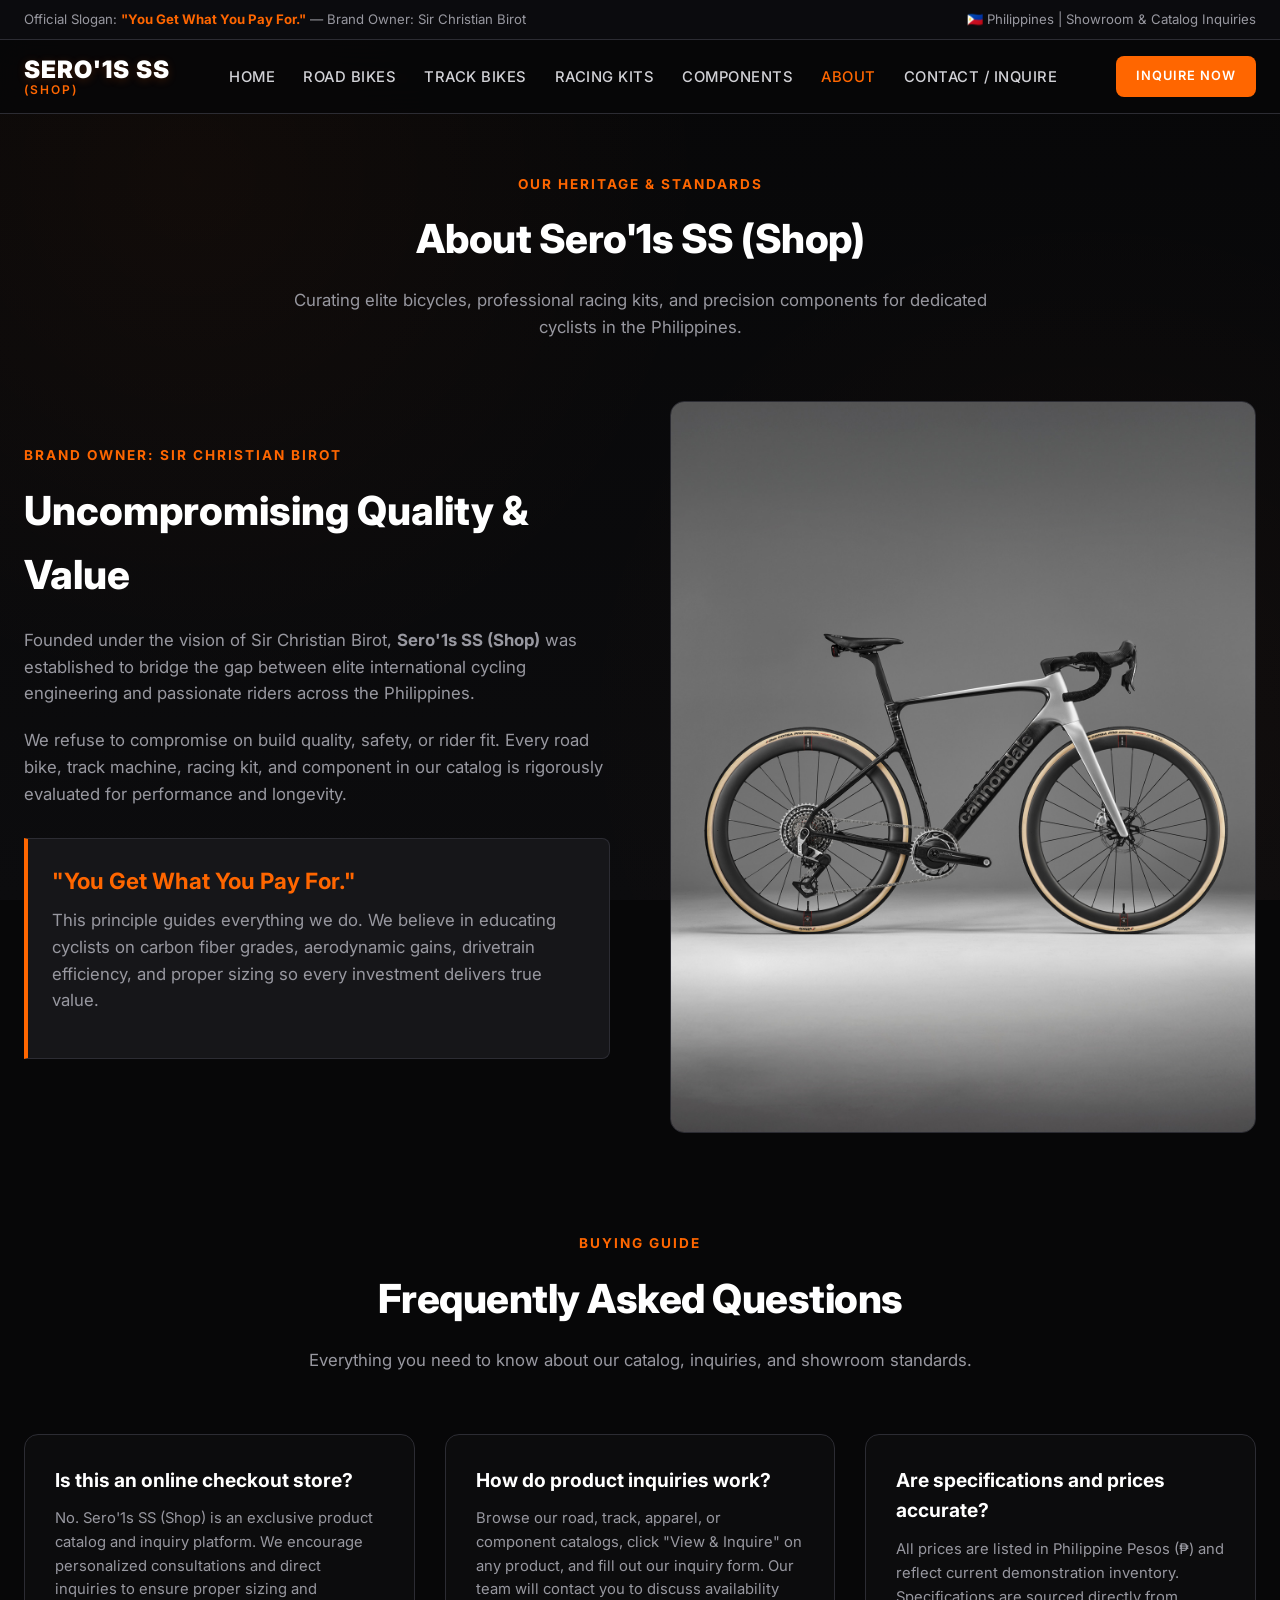
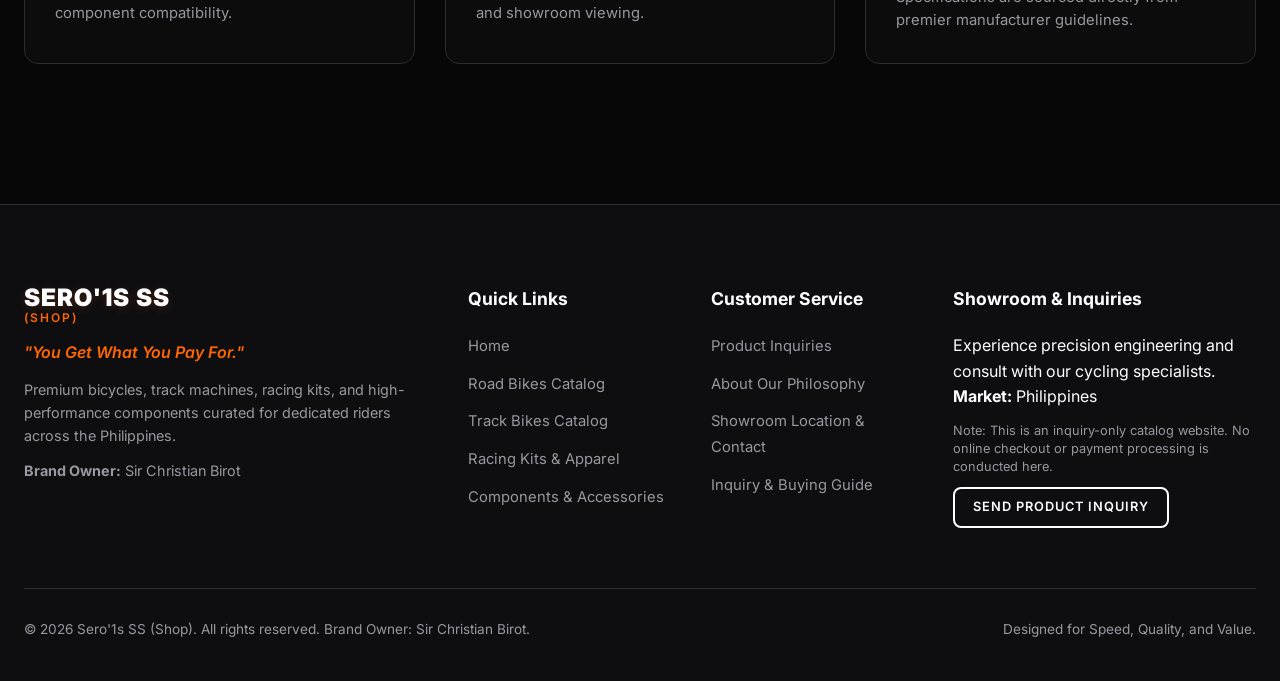
<file: about.html>
<!DOCTYPE html>
<html lang="en">
<head>
    <meta charset="UTF-8">
    <meta name="viewport" content="width=device-width, initial-scale=1.0">
    <title>About Us | Sero'1s SS (Shop)</title>
    <meta name="description" content="Learn about Sero'1s SS (Shop), brand owner Sir Christian Birot, and our commitment to quality cycling equipment.">
    <link rel="preconnect" href="https://fonts.googleapis.com">
    <link rel="preconnect" href="https://fonts.gstatic.com" crossorigin>
    <link href="https://fonts.googleapis.com/css2?family=Inter:wght@300;400;500;600;700;800;900&display=swap" rel="stylesheet">
    <link rel="stylesheet" href="assets/css/style.css">
</head>
<body>
    <div class="announcement-bar">
        <div class="container flex-between">
            <span>Official Slogan: <strong>"You Get What You Pay For."</strong> — Brand Owner: Sir Christian Birot</span>
            <span>🇵🇭 Philippines | Showroom & Catalog Inquiries</span>
        </div>
    </div>

    <header class="site-header">
        <div class="container flex-between">
            <a href="index.html" class="brand-logo">
                <span class="brand-name">SERO'1S SS</span>
                <span class="brand-sub">(SHOP)</span>
            </a>

            <nav class="main-nav" id="mainNav">
                <ul>
                    <li><a href="index.html">Home</a></li>
                    <li><a href="road-bikes.html">Road Bikes</a></li>
                    <li><a href="track-bikes.html">Track Bikes</a></li>
                    <li><a href="racing-kits.html">Racing Kits</a></li>
                    <li><a href="components.html">Components</a></li>
                    <li><a href="about.html" class="active">About</a></li>
                    <li><a href="contact.html">Contact / Inquire</a></li>
                </ul>
            </nav>

            <div class="header-actions">
                <a href="contact.html" class="btn btn-primary btn-sm">Inquire Now</a>
                <button class="mobile-menu-toggle" id="mobileMenuToggle" aria-label="Toggle Navigation">
                    <span></span>
                    <span></span>
                    <span></span>
                </button>
            </div>
        </div>
    </header>

    <main class="site-main">
        <div class="container" style="padding: 60px 24px;">
            <div class="section-header">
                <span class="section-tag">Our Heritage & Standards</span>
                <h1 class="section-title">About Sero'1s SS (Shop)</h1>
                <p class="section-desc">Curating elite bicycles, professional racing kits, and precision components for dedicated cyclists in the Philippines.</p>
            </div>

            <div class="philosophy-grid" style="margin-top: 40px; align-items: center;">
                <div class="philosophy-content">
                    <span class="section-tag">Brand Owner: Sir Christian Birot</span>
                    <h2>Uncompromising Quality & Value</h2>
                    <p>Founded under the vision of Sir Christian Birot, <strong>Sero'1s SS (Shop)</strong> was established to bridge the gap between elite international cycling engineering and passionate riders across the Philippines.</p>
                    <p>We refuse to compromise on build quality, safety, or rider fit. Every road bike, track machine, racing kit, and component in our catalog is rigorously evaluated for performance and longevity.</p>
                    
                    <div class="slogan-highlight">
                        <h4>"You Get What You Pay For."</h4>
                        <p>This principle guides everything we do. We believe in educating cyclists on carbon fiber grades, aerodynamic gains, drivetrain efficiency, and proper sizing so every investment delivers true value.</p>
                    </div>
                </div>
                <div class="philosophy-image">
                    <img src="assets/images/C26_Synapse_CollectionPage_D_3.jpg" alt="About Sero'1s SS" loading="lazy">
                </div>
            </div>

            <div id="faq" style="margin-top: 100px;">
                <div class="section-header">
                    <span class="section-tag">Buying Guide</span>
                    <h2 class="section-title">Frequently Asked Questions</h2>
                    <p class="section-desc">Everything you need to know about our catalog, inquiries, and showroom standards.</p>
                </div>

                <div style="display: grid; grid-template-columns: repeat(auto-fit, minmax(320px, 1fr)); gap: 30px; margin-top: 40px;">
                    <div class="ph-card">
                        <h3>Is this an online checkout store?</h3>
                        <p>No. Sero'1s SS (Shop) is an exclusive product catalog and inquiry platform. We encourage personalized consultations and direct inquiries to ensure proper sizing and component compatibility.</p>
                    </div>
                    <div class="ph-card">
                        <h3>How do product inquiries work?</h3>
                        <p>Browse our road, track, apparel, or component catalogs, click "View & Inquire" on any product, and fill out our inquiry form. Our team will contact you to discuss availability and showroom viewing.</p>
                    </div>
                    <div class="ph-card">
                        <h3>Are specifications and prices accurate?</h3>
                        <p>All prices are listed in Philippine Pesos (₱) and reflect current demonstration inventory. Specifications are sourced directly from premier manufacturer guidelines.</p>
                    </div>
                </div>
            </div>
        </div>
        <div style="height: 80px;"></div>
    </main>

    <footer class="site-footer">
        <div class="container">
            <div class="footer-grid">
                <div class="footer-col">
                    <div class="brand-logo footer-logo">
                        <span class="brand-name">SERO'1S SS</span>
                        <span class="brand-sub">(SHOP)</span>
                    </div>
                    <p class="footer-slogan">"You Get What You Pay For."</p>
                    <p class="footer-desc">Premium bicycles, track machines, racing kits, and high-performance components curated for dedicated riders across the Philippines.</p>
                    <p class="footer-owner"><strong>Brand Owner:</strong> Sir Christian Birot</p>
                </div>
                <div class="footer-col">
                    <h3>Quick Links</h3>
                    <ul>
                        <li><a href="index.html">Home</a></li>
                        <li><a href="road-bikes.html">Road Bikes Catalog</a></li>
                        <li><a href="track-bikes.html">Track Bikes Catalog</a></li>
                        <li><a href="racing-kits.html">Racing Kits & Apparel</a></li>
                        <li><a href="components.html">Components & Accessories</a></li>
                    </ul>
                </div>
                <div class="footer-col">
                    <h3>Customer Service</h3>
                    <ul>
                        <li><a href="contact.html">Product Inquiries</a></li>
                        <li><a href="about.html">About Our Philosophy</a></li>
                        <li><a href="contact.html">Showroom Location & Contact</a></li>
                        <li><a href="about.html#faq">Inquiry & Buying Guide</a></li>
                    </ul>
                </div>
                <div class="footer-col">
                    <h3>Showroom & Inquiries</h3>
                    <p>Experience precision engineering and consult with our cycling specialists.</p>
                    <p><strong>Market:</strong> Philippines</p>
                    <p class="footer-note">Note: This is an inquiry-only catalog website. No online checkout or payment processing is conducted here.</p>
                    <a href="contact.html" class="btn btn-outline btn-sm mt-3">Send Product Inquiry</a>
                </div>
            </div>
            <div class="footer-bottom flex-between">
                <p>&copy; <span id="currentYear"></span> Sero'1s SS (Shop). All rights reserved. Brand Owner: Sir Christian Birot.</p>
                <p>Designed for Speed, Quality, and Value.</p>
            </div>
        </div>
    </footer>
    <script src="assets/js/products.js"></script>
    <script src="assets/js/main.js"></script>
    <script>
        document.getElementById('currentYear').textContent = new Date().getFullYear();
    </script>
</body>
</html>
</file>
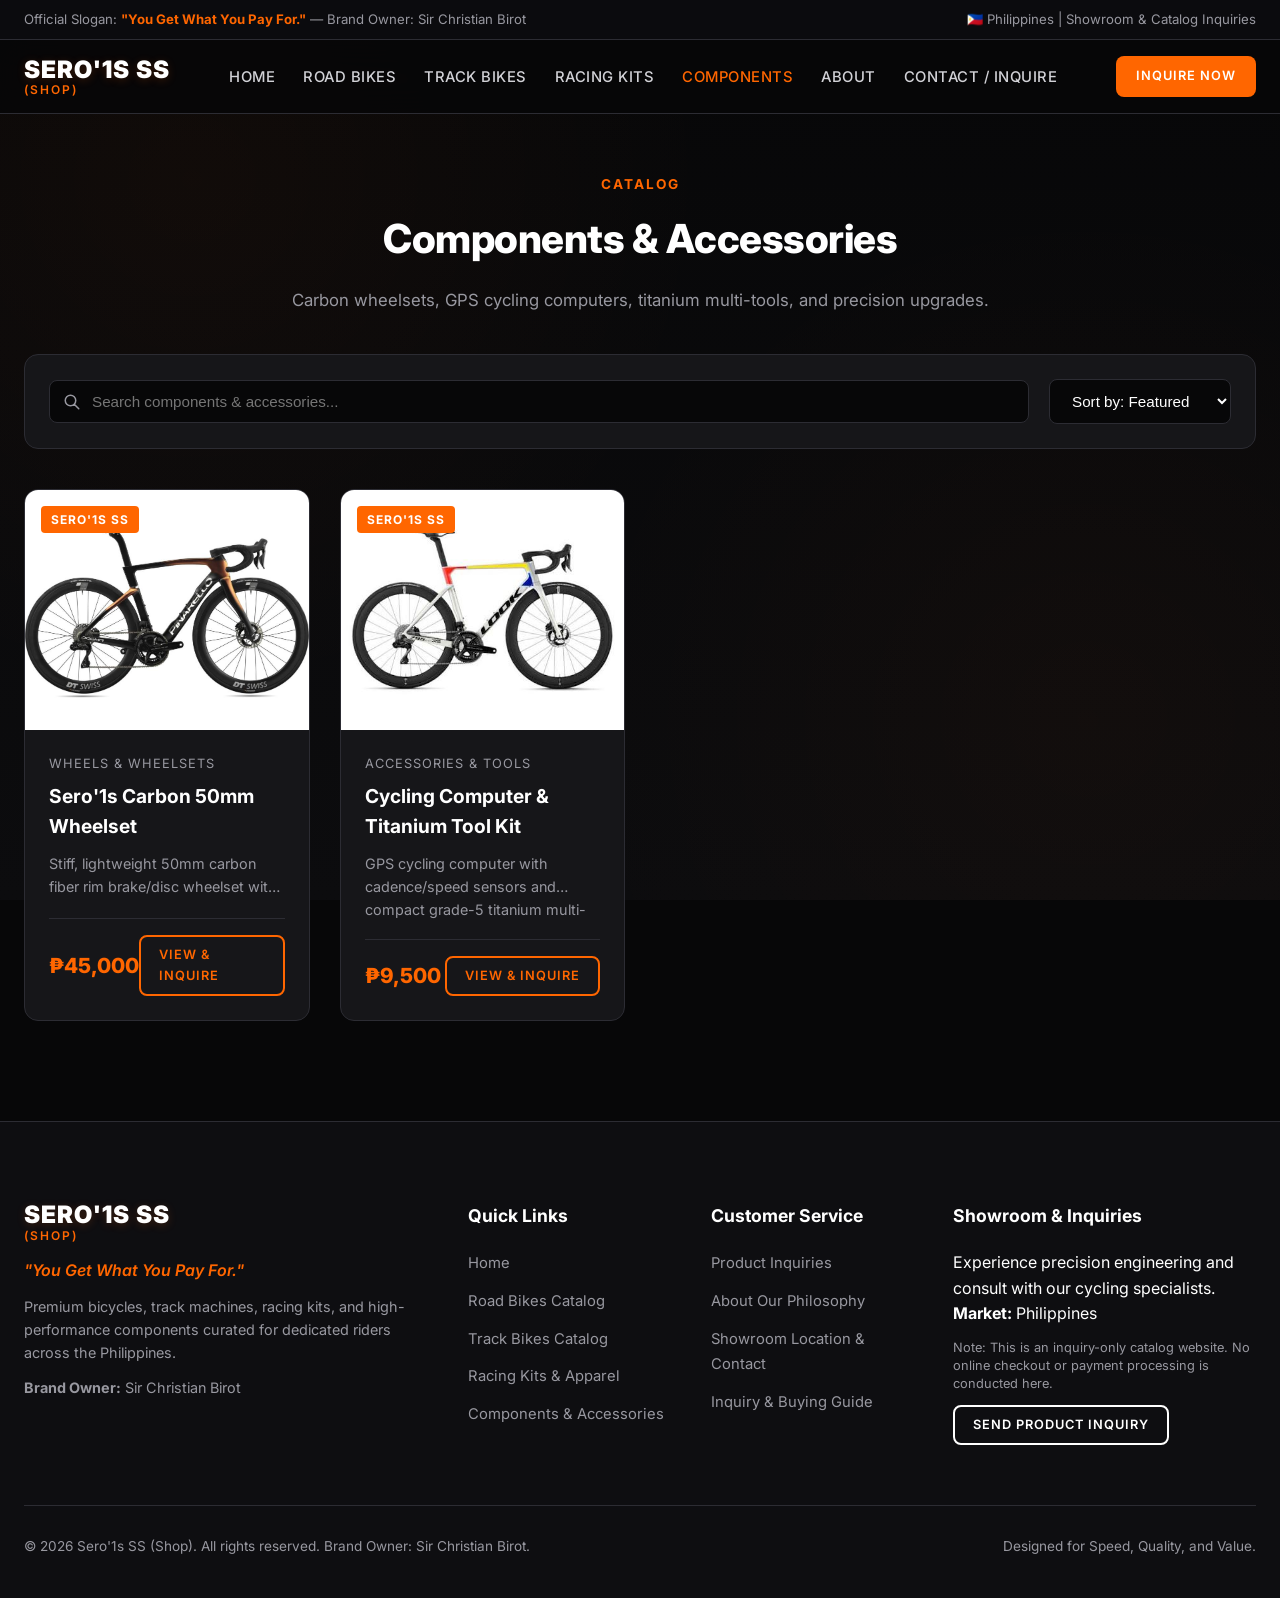
<file: components.html>
<!DOCTYPE html>
<html lang="en">
<head>
    <meta charset="UTF-8">
    <meta name="viewport" content="width=device-width, initial-scale=1.0">
    <title>Components & Accessories | Sero'1s SS (Shop)</title>
    <meta name="description" content="Carbon wheelsets, GPS computers, and accessories at Sero'1s SS (Shop) in the Philippines.">
    <link rel="preconnect" href="https://fonts.googleapis.com">
    <link rel="preconnect" href="https://fonts.gstatic.com" crossorigin>
    <link href="https://fonts.googleapis.com/css2?family=Inter:wght@300;400;500;600;700;800;900&display=swap" rel="stylesheet">
    <link rel="stylesheet" href="assets/css/style.css">
</head>
<body>
    <div class="announcement-bar">
        <div class="container flex-between">
            <span>Official Slogan: <strong>"You Get What You Pay For."</strong> — Brand Owner: Sir Christian Birot</span>
            <span>🇵🇭 Philippines | Showroom & Catalog Inquiries</span>
        </div>
    </div>

    <header class="site-header">
        <div class="container flex-between">
            <a href="index.html" class="brand-logo">
                <span class="brand-name">SERO'1S SS</span>
                <span class="brand-sub">(SHOP)</span>
            </a>

            <nav class="main-nav" id="mainNav">
                <ul>
                    <li><a href="index.html">Home</a></li>
                    <li><a href="road-bikes.html">Road Bikes</a></li>
                    <li><a href="track-bikes.html">Track Bikes</a></li>
                    <li><a href="racing-kits.html">Racing Kits</a></li>
                    <li><a href="components.html" class="active">Components</a></li>
                    <li><a href="about.html">About</a></li>
                    <li><a href="contact.html">Contact / Inquire</a></li>
                </ul>
            </nav>

            <div class="header-actions">
                <a href="contact.html" class="btn btn-primary btn-sm">Inquire Now</a>
                <button class="mobile-menu-toggle" id="mobileMenuToggle" aria-label="Toggle Navigation">
                    <span></span>
                    <span></span>
                    <span></span>
                </button>
            </div>
        </div>
    </header>

    <main class="site-main">
        <div class="container" style="padding: 60px 24px 20px 24px;">
            <div class="section-header" style="margin-bottom: 40px;">
                <span class="section-tag">Catalog</span>
                <h1 class="section-title">Components & Accessories</h1>
                <p class="section-desc">Carbon wheelsets, GPS cycling computers, titanium multi-tools, and precision upgrades.</p>
            </div>

            <div class="catalog-toolbar">
                <div class="search-box">
                    <svg xmlns="http://www.w3.org/2000/svg" fill="none" viewBox="0 0 24 24" stroke="currentColor">
                      <path stroke-linecap="round" stroke-linejoin="round" stroke-width="2" d="M21 21l-6-6m2-5a7 7 0 11-14 0 7 7 0 0114 0z" />
                    </svg>
                    <input type="text" id="catalogSearch" placeholder="Search components & accessories...">
                </div>
                <div class="filter-group">
                    <select id="sortSelect" class="filter-select">
                        <option value="default">Sort by: Featured</option>
                        <option value="price-low">Price: Low to High</option>
                        <option value="price-high">Price: High to Low</option>
                        <option value="name">Alphabetical (A-Z)</option>
                    </select>
                </div>
            </div>

            <div class="products-grid" id="productsGrid" data-category="components">
                <!-- Rendered via JS -->
            </div>

            <div id="noResultsMsg" style="display: none; text-align: center; padding: 60px; color: var(--gray-mid);">
                <h3>No components found matching your search.</h3>
            </div>
        </div>
        <div style="height: 80px;"></div>
    </main>

    <footer class="site-footer">
        <div class="container">
            <div class="footer-grid">
                <div class="footer-col">
                    <div class="brand-logo footer-logo">
                        <span class="brand-name">SERO'1S SS</span>
                        <span class="brand-sub">(SHOP)</span>
                    </div>
                    <p class="footer-slogan">"You Get What You Pay For."</p>
                    <p class="footer-desc">Premium bicycles, track machines, racing kits, and high-performance components curated for dedicated riders across the Philippines.</p>
                    <p class="footer-owner"><strong>Brand Owner:</strong> Sir Christian Birot</p>
                </div>
                <div class="footer-col">
                    <h3>Quick Links</h3>
                    <ul>
                        <li><a href="index.html">Home</a></li>
                        <li><a href="road-bikes.html">Road Bikes Catalog</a></li>
                        <li><a href="track-bikes.html">Track Bikes Catalog</a></li>
                        <li><a href="racing-kits.html">Racing Kits & Apparel</a></li>
                        <li><a href="components.html">Components & Accessories</a></li>
                    </ul>
                </div>
                <div class="footer-col">
                    <h3>Customer Service</h3>
                    <ul>
                        <li><a href="contact.html">Product Inquiries</a></li>
                        <li><a href="about.html">About Our Philosophy</a></li>
                        <li><a href="contact.html">Showroom Location & Contact</a></li>
                        <li><a href="about.html#faq">Inquiry & Buying Guide</a></li>
                    </ul>
                </div>
                <div class="footer-col">
                    <h3>Showroom & Inquiries</h3>
                    <p>Experience precision engineering and consult with our cycling specialists.</p>
                    <p><strong>Market:</strong> Philippines</p>
                    <p class="footer-note">Note: This is an inquiry-only catalog website. No online checkout or payment processing is conducted here.</p>
                    <a href="contact.html" class="btn btn-outline btn-sm mt-3">Send Product Inquiry</a>
                </div>
            </div>
            <div class="footer-bottom flex-between">
                <p>&copy; <span id="currentYear"></span> Sero'1s SS (Shop). All rights reserved. Brand Owner: Sir Christian Birot.</p>
                <p>Designed for Speed, Quality, and Value.</p>
            </div>
        </div>
    </footer>
    <script src="assets/js/products.js"></script>
    <script src="assets/js/main.js"></script>
    <script>
        document.getElementById('currentYear').textContent = new Date().getFullYear();
    </script>
</body>
</html>
</file>
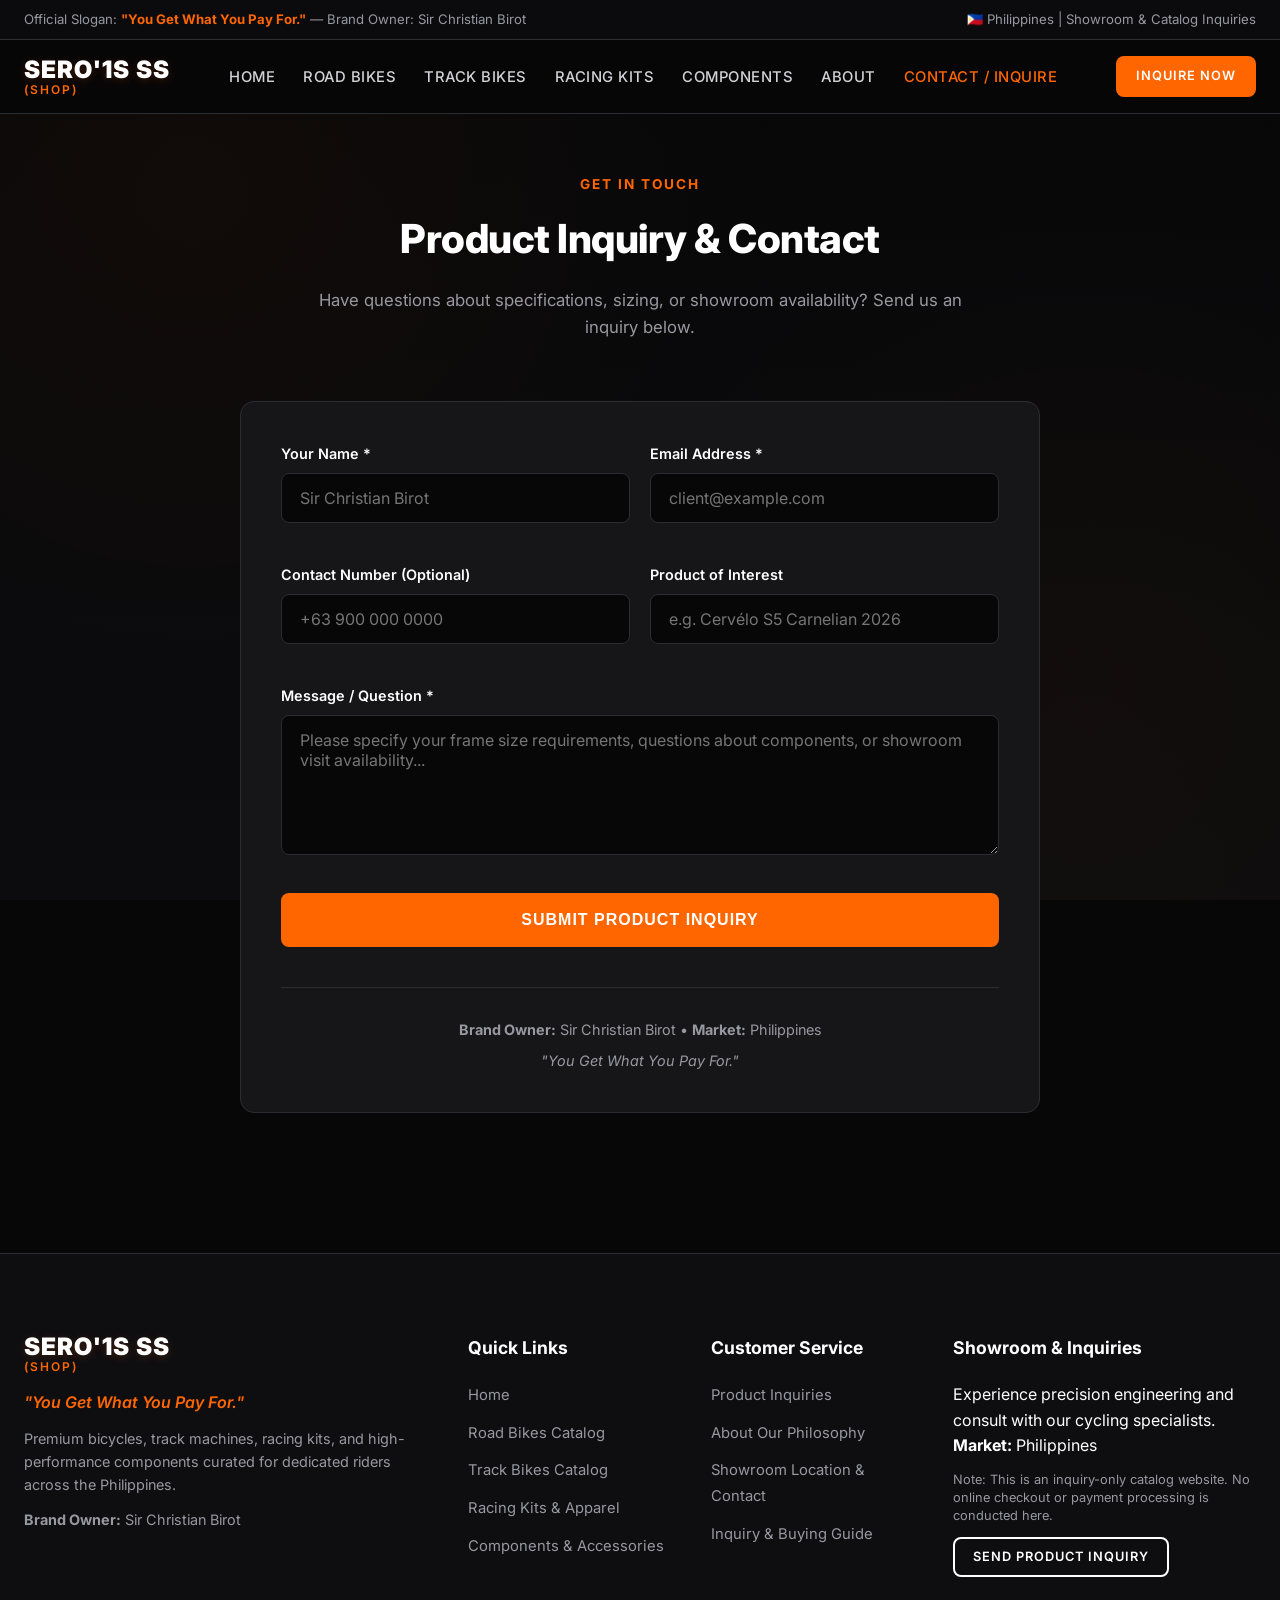
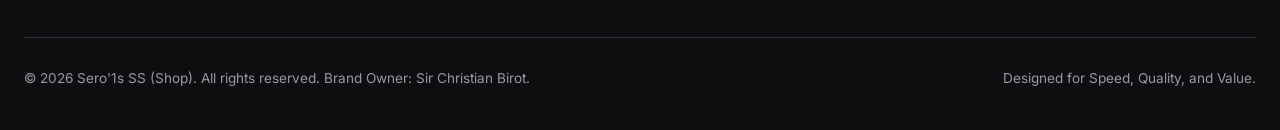
<file: contact.html>
<!DOCTYPE html>
<html lang="en">
<head>
    <meta charset="UTF-8">
    <meta name="viewport" content="width=device-width, initial-scale=1.0">
    <title>Contact & Product Inquiries | Sero'1s SS (Shop)</title>
    <meta name="description" content="Send product inquiries and showroom questions to Sero'1s SS (Shop) in the Philippines.">
    <link rel="preconnect" href="https://fonts.googleapis.com">
    <link rel="preconnect" href="https://fonts.gstatic.com" crossorigin>
    <link href="https://fonts.googleapis.com/css2?family=Inter:wght@300;400;500;600;700;800;900&display=swap" rel="stylesheet">
    <link rel="stylesheet" href="assets/css/style.css">
</head>
<body>
    <div class="announcement-bar">
        <div class="container flex-between">
            <span>Official Slogan: <strong>"You Get What You Pay For."</strong> — Brand Owner: Sir Christian Birot</span>
            <span>🇵🇭 Philippines | Showroom & Catalog Inquiries</span>
        </div>
    </div>

    <header class="site-header">
        <div class="container flex-between">
            <a href="index.html" class="brand-logo">
                <span class="brand-name">SERO'1S SS</span>
                <span class="brand-sub">(SHOP)</span>
            </a>

            <nav class="main-nav" id="mainNav">
                <ul>
                    <li><a href="index.html">Home</a></li>
                    <li><a href="road-bikes.html">Road Bikes</a></li>
                    <li><a href="track-bikes.html">Track Bikes</a></li>
                    <li><a href="racing-kits.html">Racing Kits</a></li>
                    <li><a href="components.html">Components</a></li>
                    <li><a href="about.html">About</a></li>
                    <li><a href="contact.html" class="active">Contact / Inquire</a></li>
                </ul>
            </nav>

            <div class="header-actions">
                <a href="contact.html" class="btn btn-primary btn-sm">Inquire Now</a>
                <button class="mobile-menu-toggle" id="mobileMenuToggle" aria-label="Toggle Navigation">
                    <span></span>
                    <span></span>
                    <span></span>
                </button>
            </div>
        </div>
    </header>

    <main class="site-main">
        <div class="container" style="padding: 60px 24px;">
            <div class="section-header">
                <span class="section-tag">Get in Touch</span>
                <h1 class="section-title">Product Inquiry & Contact</h1>
                <p class="section-desc">Have questions about specifications, sizing, or showroom availability? Send us an inquiry below.</p>
            </div>

            <div style="max-width: 800px; margin: 0 auto; background-color: var(--charcoal); padding: 40px; border-radius: var(--radius-lg); border: 1px solid var(--border-color);">
                
                <div id="formAlert" style="display: none;" class="alert"></div>

                <form id="contactForm">
                    <div class="form-grid">
                        <div class="form-group">
                            <label class="form-label" for="name">Your Name *</label>
                            <input type="text" id="name" name="name" class="form-control" required placeholder="Sir Christian Birot">
                        </div>
                        <div class="form-group">
                            <label class="form-label" for="email">Email Address *</label>
                            <input type="email" id="email" name="email" class="form-control" required placeholder="client@example.com">
                        </div>
                        <div class="form-group">
                            <label class="form-label" for="phone">Contact Number (Optional)</label>
                            <input type="text" id="phone" name="phone" class="form-control" placeholder="+63 900 000 0000">
                        </div>
                        <div class="form-group">
                            <label class="form-label" for="product_interest">Product of Interest</label>
                            <input type="text" id="product_interest" name="product_interest" class="form-control" placeholder="e.g. Cervélo S5 Carnelian 2026">
                        </div>
                        <div class="form-group full-width">
                            <label class="form-label" for="message">Message / Question *</label>
                            <textarea id="message" name="message" class="form-control" required placeholder="Please specify your frame size requirements, questions about components, or showroom visit availability..."></textarea>
                        </div>
                    </div>
                    <button type="submit" class="btn btn-primary btn-lg" style="width: 100%; margin-top: 10px;">Submit Product Inquiry</button>
                </form>

                <div style="margin-top: 40px; padding-top: 30px; border-top: 1px solid var(--border-color); text-align: center; color: var(--gray-mid); font-size: 0.9rem;">
                    <p><strong>Brand Owner:</strong> Sir Christian Birot &bull; <strong>Market:</strong> Philippines</p>
                    <p style="margin-top: 8px;"><em>"You Get What You Pay For."</em></p>
                </div>
            </div>
        </div>
        <div style="height: 80px;"></div>
    </main>

    <footer class="site-footer">
        <div class="container">
            <div class="footer-grid">
                <div class="footer-col">
                    <div class="brand-logo footer-logo">
                        <span class="brand-name">SERO'1S SS</span>
                        <span class="brand-sub">(SHOP)</span>
                    </div>
                    <p class="footer-slogan">"You Get What You Pay For."</p>
                    <p class="footer-desc">Premium bicycles, track machines, racing kits, and high-performance components curated for dedicated riders across the Philippines.</p>
                    <p class="footer-owner"><strong>Brand Owner:</strong> Sir Christian Birot</p>
                </div>
                <div class="footer-col">
                    <h3>Quick Links</h3>
                    <ul>
                        <li><a href="index.html">Home</a></li>
                        <li><a href="road-bikes.html">Road Bikes Catalog</a></li>
                        <li><a href="track-bikes.html">Track Bikes Catalog</a></li>
                        <li><a href="racing-kits.html">Racing Kits & Apparel</a></li>
                        <li><a href="components.html">Components & Accessories</a></li>
                    </ul>
                </div>
                <div class="footer-col">
                    <h3>Customer Service</h3>
                    <ul>
                        <li><a href="contact.html">Product Inquiries</a></li>
                        <li><a href="about.html">About Our Philosophy</a></li>
                        <li><a href="contact.html">Showroom Location & Contact</a></li>
                        <li><a href="about.html#faq">Inquiry & Buying Guide</a></li>
                    </ul>
                </div>
                <div class="footer-col">
                    <h3>Showroom & Inquiries</h3>
                    <p>Experience precision engineering and consult with our cycling specialists.</p>
                    <p><strong>Market:</strong> Philippines</p>
                    <p class="footer-note">Note: This is an inquiry-only catalog website. No online checkout or payment processing is conducted here.</p>
                    <a href="contact.html" class="btn btn-outline btn-sm mt-3">Send Product Inquiry</a>
                </div>
            </div>
            <div class="footer-bottom flex-between">
                <p>&copy; <span id="currentYear"></span> Sero'1s SS (Shop). All rights reserved. Brand Owner: Sir Christian Birot.</p>
                <p>Designed for Speed, Quality, and Value.</p>
            </div>
        </div>
    </footer>
    <script src="assets/js/products.js"></script>
    <script src="assets/js/main.js"></script>
    <script>
        document.getElementById('currentYear').textContent = new Date().getFullYear();
    </script>
</body>
</html>
</file>
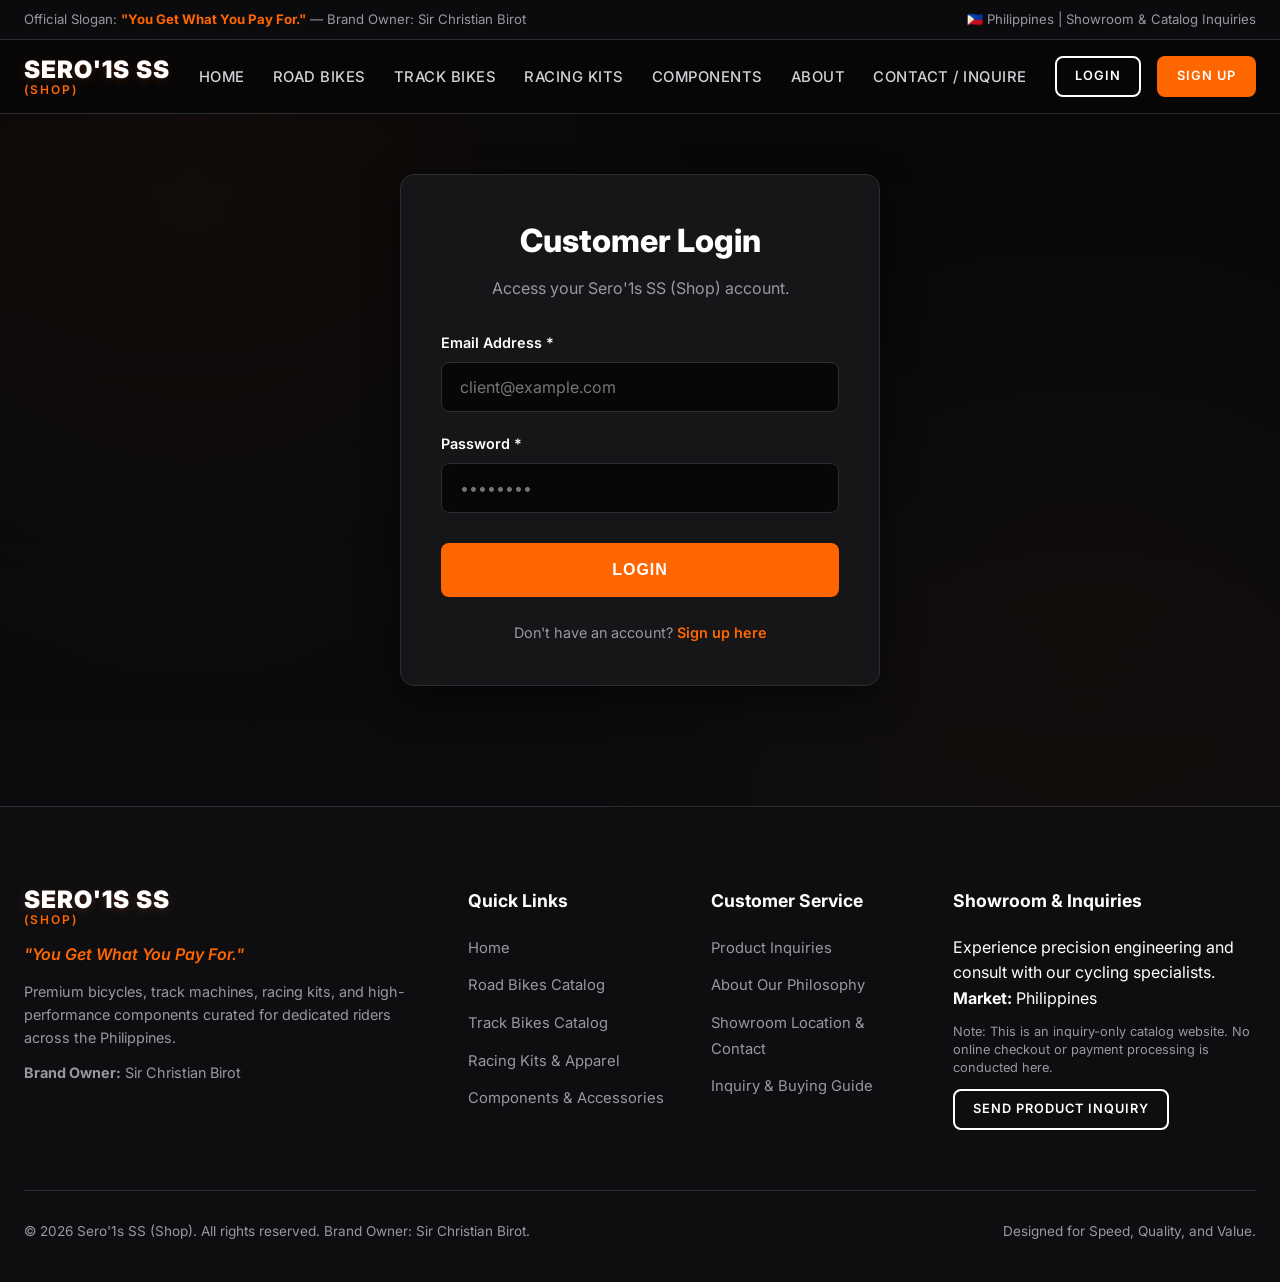
<file: login.html>
<!DOCTYPE html>
<html lang="en">
<head>
    <meta charset="UTF-8">
    <meta name="viewport" content="width=device-width, initial-scale=1.0">
    <title>Login | Sero'1s SS (Shop)</title>
    <meta name="description" content="Login to your Sero'1s SS (Shop) customer account in the Philippines.">
    <link rel="preconnect" href="https://fonts.googleapis.com">
    <link rel="preconnect" href="https://fonts.gstatic.com" crossorigin>
    <link href="https://fonts.googleapis.com/css2?family=Inter:wght@300;400;500;600;700;800;900&display=swap" rel="stylesheet">
    <link rel="stylesheet" href="assets/css/style.css">
</head>
<body>
    <div class="announcement-bar">
        <div class="container flex-between">
            <span>Official Slogan: <strong>"You Get What You Pay For."</strong> — Brand Owner: Sir Christian Birot</span>
            <span>🇵🇭 Philippines | Showroom & Catalog Inquiries</span>
        </div>
    </div>

    <header class="site-header">
        <div class="container flex-between">
            <a href="index.html" class="brand-logo">
                <span class="brand-name">SERO'1S SS</span>
                <span class="brand-sub">(SHOP)</span>
            </a>

            <nav class="main-nav" id="mainNav">
                <ul>
                    <li><a href="index.html">Home</a></li>
                    <li><a href="road-bikes.html">Road Bikes</a></li>
                    <li><a href="track-bikes.html">Track Bikes</a></li>
                    <li><a href="racing-kits.html">Racing Kits</a></li>
                    <li><a href="components.html">Components</a></li>
                    <li><a href="about.html">About</a></li>
                    <li><a href="contact.html">Contact / Inquire</a></li>
                </ul>
            </nav>

            <div class="header-actions">
                <a href="login.html" class="btn btn-outline btn-sm">Login</a>
                <a href="signup.html" class="btn btn-primary btn-sm">Sign Up</a>
                <button class="mobile-menu-toggle" id="mobileMenuToggle" aria-label="Toggle Navigation">
                    <span></span>
                    <span></span>
                    <span></span>
                </button>
            </div>
        </div>
    </header>

    <main class="site-main">
        <div class="container">
            <div class="auth-card">
                <h1>Customer Login</h1>
                <p>Access your Sero'1s SS (Shop) account.</p>

                <div id="loginAlert" style="display: none;" class="alert"></div>

                <form id="loginForm">
                    <div class="form-group">
                        <label class="form-label" for="email">Email Address *</label>
                        <input type="email" id="email" name="email" class="form-control" required placeholder="client@example.com">
                    </div>
                    <div class="form-group">
                        <label class="form-label" for="password">Password *</label>
                        <input type="password" id="password" name="password" class="form-control" required placeholder="••••••••">
                    </div>
                    <button type="submit" class="btn btn-primary btn-lg" style="width: 100%; margin-top: 10px;">Login</button>
                </form>

                <div class="auth-footer-text">
                    Don't have an account? <a href="signup.html">Sign up here</a>
                </div>
            </div>
        </div>
        <div style="height: 60px;"></div>
    </main>

    <footer class="site-footer">
        <div class="container">
            <div class="footer-grid">
                <div class="footer-col">
                    <div class="brand-logo footer-logo">
                        <span class="brand-name">SERO'1S SS</span>
                        <span class="brand-sub">(SHOP)</span>
                    </div>
                    <p class="footer-slogan">"You Get What You Pay For."</p>
                    <p class="footer-desc">Premium bicycles, track machines, racing kits, and high-performance components curated for dedicated riders across the Philippines.</p>
                    <p class="footer-owner"><strong>Brand Owner:</strong> Sir Christian Birot</p>
                </div>
                <div class="footer-col">
                    <h3>Quick Links</h3>
                    <ul>
                        <li><a href="index.html">Home</a></li>
                        <li><a href="road-bikes.html">Road Bikes Catalog</a></li>
                        <li><a href="track-bikes.html">Track Bikes Catalog</a></li>
                        <li><a href="racing-kits.html">Racing Kits & Apparel</a></li>
                        <li><a href="components.html">Components & Accessories</a></li>
                    </ul>
                </div>
                <div class="footer-col">
                    <h3>Customer Service</h3>
                    <ul>
                        <li><a href="contact.html">Product Inquiries</a></li>
                        <li><a href="about.html">About Our Philosophy</a></li>
                        <li><a href="contact.html">Showroom Location & Contact</a></li>
                        <li><a href="about.html#faq">Inquiry & Buying Guide</a></li>
                    </ul>
                </div>
                <div class="footer-col">
                    <h3>Showroom & Inquiries</h3>
                    <p>Experience precision engineering and consult with our cycling specialists.</p>
                    <p><strong>Market:</strong> Philippines</p>
                    <p class="footer-note">Note: This is an inquiry-only catalog website. No online checkout or payment processing is conducted here.</p>
                    <a href="contact.html" class="btn btn-outline btn-sm mt-3">Send Product Inquiry</a>
                </div>
            </div>
            <div class="footer-bottom flex-between">
                <p>&copy; <span id="currentYear"></span> Sero'1s SS (Shop). All rights reserved. Brand Owner: Sir Christian Birot.</p>
                <p>Designed for Speed, Quality, and Value.</p>
            </div>
        </div>
    </footer>
    <script src="assets/js/products.js"></script>
    <script src="assets/js/main.js"></script>
    <script>
        document.getElementById('currentYear').textContent = new Date().getFullYear();

        const loginForm = document.getElementById('loginForm');
        if (loginForm) {
            loginForm.addEventListener('submit', (e) => {
                e.preventDefault();
                const email = document.getElementById('email').value.trim();
                const password = document.getElementById('password').value.trim();
                const alertBox = document.getElementById('loginAlert');

                if (!email || !password) {
                    alertBox.className = 'alert alert-error';
                    alertBox.textContent = 'Please enter both email and password.';
                    alertBox.style.display = 'block';
                    return;
                }

                // Simulate login
                const user = { name: email.split('@')[0], email };
                localStorage.setItem('sero_user', JSON.stringify(user));

                alertBox.className = 'alert alert-success';
                alertBox.textContent = 'Login successful! Redirecting...';
                alertBox.style.display = 'block';

                setTimeout(() => {
                    window.location.href = 'index.html';
                }, 1200);
            });
        }
    </script>
</body>
</html>
</file>
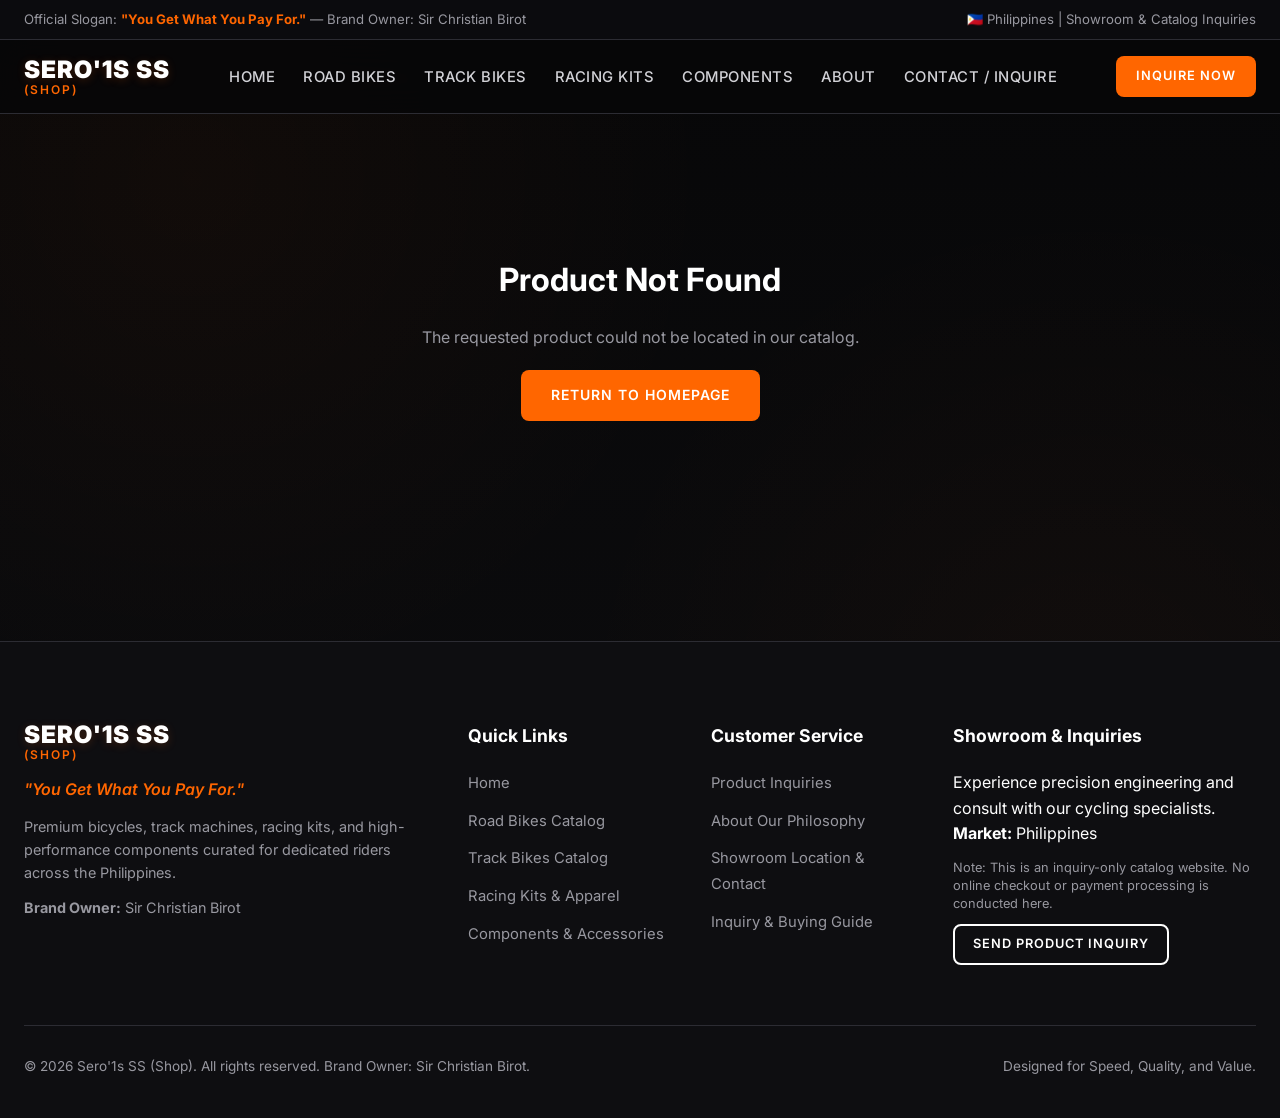
<file: product.html>
<!DOCTYPE html>
<html lang="en">
<head>
    <meta charset="UTF-8">
    <meta name="viewport" content="width=device-width, initial-scale=1.0">
    <title>Product Details | Sero'1s SS (Shop)</title>
    <meta name="description" content="View product specifications and inquire about availability at Sero'1s SS (Shop).">
    <link rel="preconnect" href="https://fonts.googleapis.com">
    <link rel="preconnect" href="https://fonts.gstatic.com" crossorigin>
    <link href="https://fonts.googleapis.com/css2?family=Inter:wght@300;400;500;600;700;800;900&display=swap" rel="stylesheet">
    <link rel="stylesheet" href="assets/css/style.css">
</head>
<body>
    <div class="announcement-bar">
        <div class="container flex-between">
            <span>Official Slogan: <strong>"You Get What You Pay For."</strong> — Brand Owner: Sir Christian Birot</span>
            <span>🇵🇭 Philippines | Showroom & Catalog Inquiries</span>
        </div>
    </div>

    <header class="site-header">
        <div class="container flex-between">
            <a href="index.html" class="brand-logo">
                <span class="brand-name">SERO'1S SS</span>
                <span class="brand-sub">(SHOP)</span>
            </a>

            <nav class="main-nav" id="mainNav">
                <ul>
                    <li><a href="index.html">Home</a></li>
                    <li><a href="road-bikes.html">Road Bikes</a></li>
                    <li><a href="track-bikes.html">Track Bikes</a></li>
                    <li><a href="racing-kits.html">Racing Kits</a></li>
                    <li><a href="components.html">Components</a></li>
                    <li><a href="about.html">About</a></li>
                    <li><a href="contact.html">Contact / Inquire</a></li>
                </ul>
            </nav>

            <div class="header-actions">
                <a href="contact.html" class="btn btn-primary btn-sm">Inquire Now</a>
                <button class="mobile-menu-toggle" id="mobileMenuToggle" aria-label="Toggle Navigation">
                    <span></span>
                    <span></span>
                    <span></span>
                </button>
            </div>
        </div>
    </header>

    <main class="site-main">
        <div class="container" id="productDetailWrap" style="padding: 60px 24px;">
            <!-- Rendered via JS -->
        </div>
        <div style="height: 80px;"></div>
    </main>

    <footer class="site-footer">
        <div class="container">
            <div class="footer-grid">
                <div class="footer-col">
                    <div class="brand-logo footer-logo">
                        <span class="brand-name">SERO'1S SS</span>
                        <span class="brand-sub">(SHOP)</span>
                    </div>
                    <p class="footer-slogan">"You Get What You Pay For."</p>
                    <p class="footer-desc">Premium bicycles, track machines, racing kits, and high-performance components curated for dedicated riders across the Philippines.</p>
                    <p class="footer-owner"><strong>Brand Owner:</strong> Sir Christian Birot</p>
                </div>
                <div class="footer-col">
                    <h3>Quick Links</h3>
                    <ul>
                        <li><a href="index.html">Home</a></li>
                        <li><a href="road-bikes.html">Road Bikes Catalog</a></li>
                        <li><a href="track-bikes.html">Track Bikes Catalog</a></li>
                        <li><a href="racing-kits.html">Racing Kits & Apparel</a></li>
                        <li><a href="components.html">Components & Accessories</a></li>
                    </ul>
                </div>
                <div class="footer-col">
                    <h3>Customer Service</h3>
                    <ul>
                        <li><a href="contact.html">Product Inquiries</a></li>
                        <li><a href="about.html">About Our Philosophy</a></li>
                        <li><a href="contact.html">Showroom Location & Contact</a></li>
                        <li><a href="about.html#faq">Inquiry & Buying Guide</a></li>
                    </ul>
                </div>
                <div class="footer-col">
                    <h3>Showroom & Inquiries</h3>
                    <p>Experience precision engineering and consult with our cycling specialists.</p>
                    <p><strong>Market:</strong> Philippines</p>
                    <p class="footer-note">Note: This is an inquiry-only catalog website. No online checkout or payment processing is conducted here.</p>
                    <a href="contact.html" class="btn btn-outline btn-sm mt-3">Send Product Inquiry</a>
                </div>
            </div>
            <div class="footer-bottom flex-between">
                <p>&copy; <span id="currentYear"></span> Sero'1s SS (Shop). All rights reserved. Brand Owner: Sir Christian Birot.</p>
                <p>Designed for Speed, Quality, and Value.</p>
            </div>
        </div>
    </footer>
    <script src="assets/js/products.js"></script>
    <script src="assets/js/main.js"></script>
    <script>
        document.getElementById('currentYear').textContent = new Date().getFullYear();
    </script>
</body>
</html>
</file>
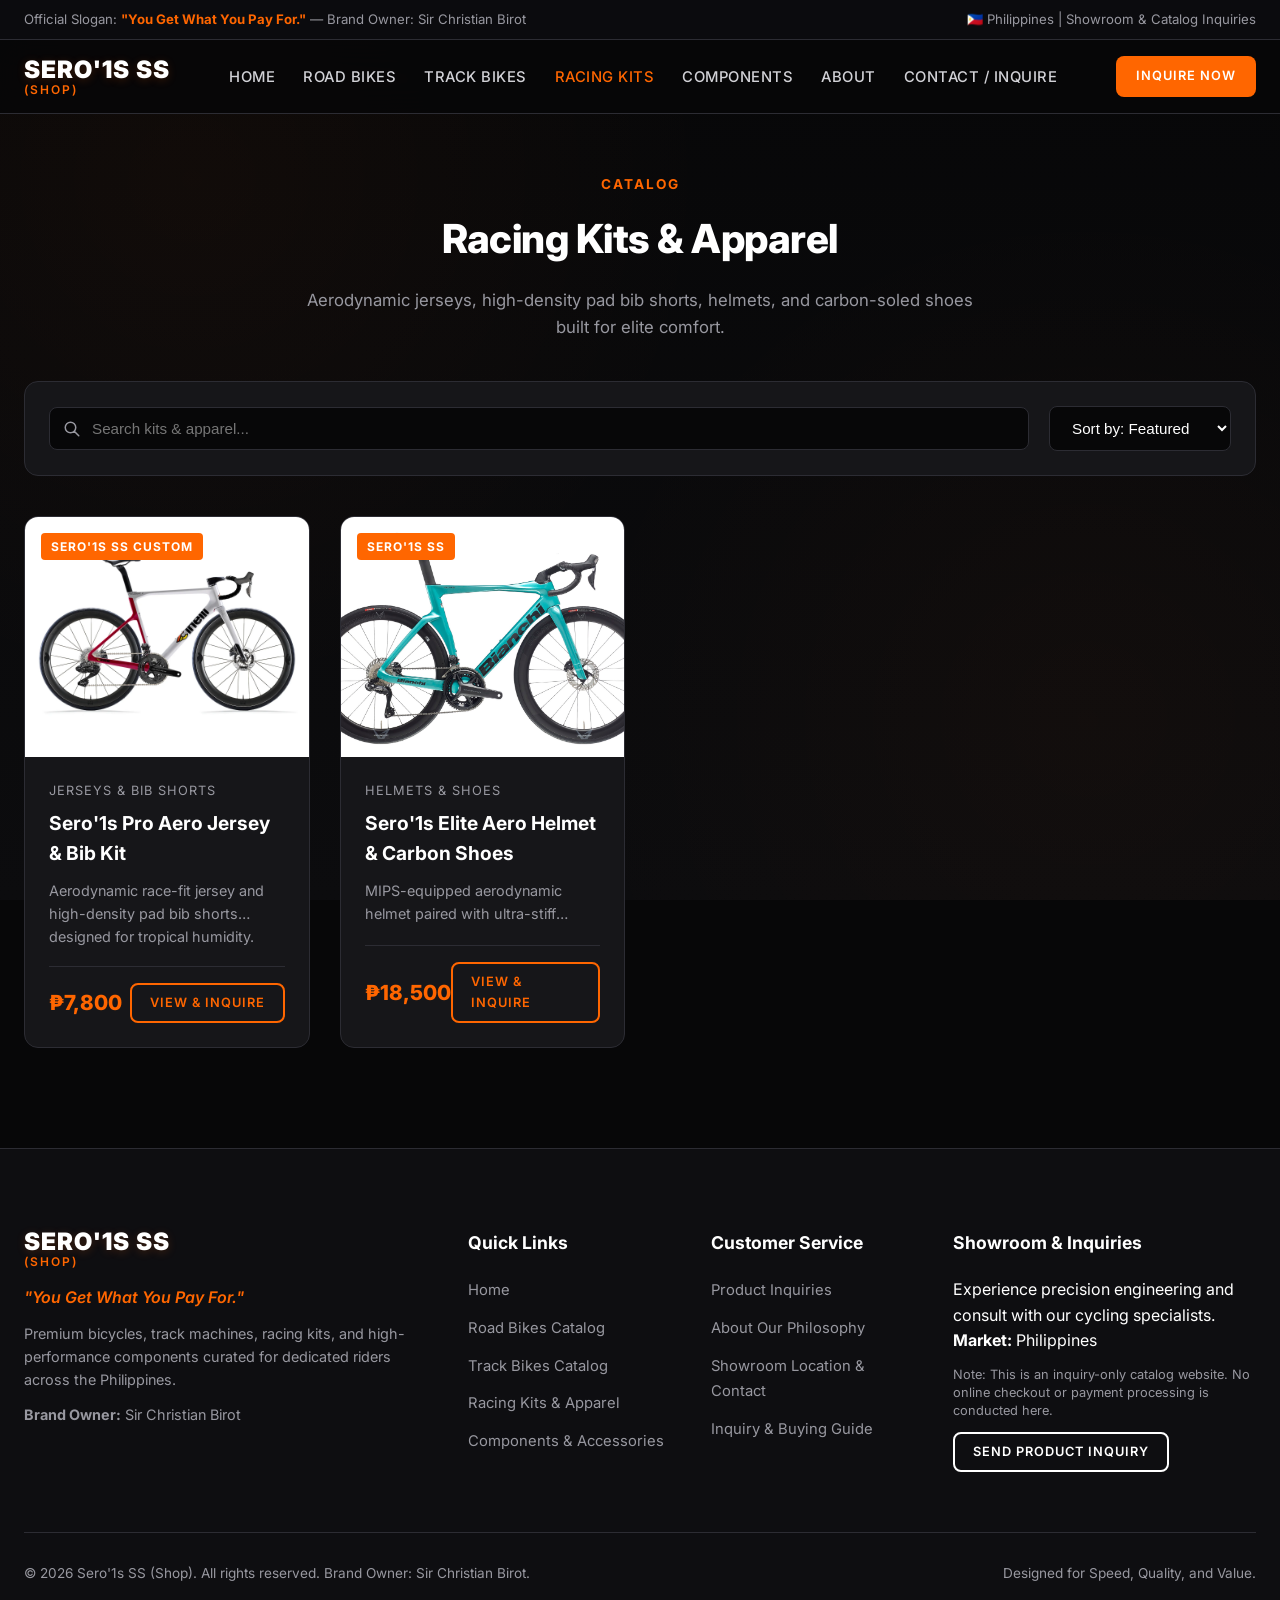
<file: racing-kits.html>
<!DOCTYPE html>
<html lang="en">
<head>
    <meta charset="UTF-8">
    <meta name="viewport" content="width=device-width, initial-scale=1.0">
    <title>Racing Kits & Apparel | Sero'1s SS (Shop)</title>
    <meta name="description" content="Aerodynamic jerseys, bib shorts, helmets, and shoes at Sero'1s SS (Shop) in the Philippines.">
    <link rel="preconnect" href="https://fonts.googleapis.com">
    <link rel="preconnect" href="https://fonts.gstatic.com" crossorigin>
    <link href="https://fonts.googleapis.com/css2?family=Inter:wght@300;400;500;600;700;800;900&display=swap" rel="stylesheet">
    <link rel="stylesheet" href="assets/css/style.css">
</head>
<body>
    <div class="announcement-bar">
        <div class="container flex-between">
            <span>Official Slogan: <strong>"You Get What You Pay For."</strong> — Brand Owner: Sir Christian Birot</span>
            <span>🇵🇭 Philippines | Showroom & Catalog Inquiries</span>
        </div>
    </div>

    <header class="site-header">
        <div class="container flex-between">
            <a href="index.html" class="brand-logo">
                <span class="brand-name">SERO'1S SS</span>
                <span class="brand-sub">(SHOP)</span>
            </a>

            <nav class="main-nav" id="mainNav">
                <ul>
                    <li><a href="index.html">Home</a></li>
                    <li><a href="road-bikes.html">Road Bikes</a></li>
                    <li><a href="track-bikes.html">Track Bikes</a></li>
                    <li><a href="racing-kits.html" class="active">Racing Kits</a></li>
                    <li><a href="components.html">Components</a></li>
                    <li><a href="about.html">About</a></li>
                    <li><a href="contact.html">Contact / Inquire</a></li>
                </ul>
            </nav>

            <div class="header-actions">
                <a href="contact.html" class="btn btn-primary btn-sm">Inquire Now</a>
                <button class="mobile-menu-toggle" id="mobileMenuToggle" aria-label="Toggle Navigation">
                    <span></span>
                    <span></span>
                    <span></span>
                </button>
            </div>
        </div>
    </header>

    <main class="site-main">
        <div class="container" style="padding: 60px 24px 20px 24px;">
            <div class="section-header" style="margin-bottom: 40px;">
                <span class="section-tag">Catalog</span>
                <h1 class="section-title">Racing Kits & Apparel</h1>
                <p class="section-desc">Aerodynamic jerseys, high-density pad bib shorts, helmets, and carbon-soled shoes built for elite comfort.</p>
            </div>

            <div class="catalog-toolbar">
                <div class="search-box">
                    <svg xmlns="http://www.w3.org/2000/svg" fill="none" viewBox="0 0 24 24" stroke="currentColor">
                      <path stroke-linecap="round" stroke-linejoin="round" stroke-width="2" d="M21 21l-6-6m2-5a7 7 0 11-14 0 7 7 0 0114 0z" />
                    </svg>
                    <input type="text" id="catalogSearch" placeholder="Search kits & apparel...">
                </div>
                <div class="filter-group">
                    <select id="sortSelect" class="filter-select">
                        <option value="default">Sort by: Featured</option>
                        <option value="price-low">Price: Low to High</option>
                        <option value="price-high">Price: High to Low</option>
                        <option value="name">Alphabetical (A-Z)</option>
                    </select>
                </div>
            </div>

            <div class="products-grid" id="productsGrid" data-category="racing-kits">
                <!-- Rendered via JS -->
            </div>

            <div id="noResultsMsg" style="display: none; text-align: center; padding: 60px; color: var(--gray-mid);">
                <h3>No apparel or kits found matching your search.</h3>
            </div>
        </div>
        <div style="height: 80px;"></div>
    </main>

    <footer class="site-footer">
        <div class="container">
            <div class="footer-grid">
                <div class="footer-col">
                    <div class="brand-logo footer-logo">
                        <span class="brand-name">SERO'1S SS</span>
                        <span class="brand-sub">(SHOP)</span>
                    </div>
                    <p class="footer-slogan">"You Get What You Pay For."</p>
                    <p class="footer-desc">Premium bicycles, track machines, racing kits, and high-performance components curated for dedicated riders across the Philippines.</p>
                    <p class="footer-owner"><strong>Brand Owner:</strong> Sir Christian Birot</p>
                </div>
                <div class="footer-col">
                    <h3>Quick Links</h3>
                    <ul>
                        <li><a href="index.html">Home</a></li>
                        <li><a href="road-bikes.html">Road Bikes Catalog</a></li>
                        <li><a href="track-bikes.html">Track Bikes Catalog</a></li>
                        <li><a href="racing-kits.html">Racing Kits & Apparel</a></li>
                        <li><a href="components.html">Components & Accessories</a></li>
                    </ul>
                </div>
                <div class="footer-col">
                    <h3>Customer Service</h3>
                    <ul>
                        <li><a href="contact.html">Product Inquiries</a></li>
                        <li><a href="about.html">About Our Philosophy</a></li>
                        <li><a href="contact.html">Showroom Location & Contact</a></li>
                        <li><a href="about.html#faq">Inquiry & Buying Guide</a></li>
                    </ul>
                </div>
                <div class="footer-col">
                    <h3>Showroom & Inquiries</h3>
                    <p>Experience precision engineering and consult with our cycling specialists.</p>
                    <p><strong>Market:</strong> Philippines</p>
                    <p class="footer-note">Note: This is an inquiry-only catalog website. No online checkout or payment processing is conducted here.</p>
                    <a href="contact.html" class="btn btn-outline btn-sm mt-3">Send Product Inquiry</a>
                </div>
            </div>
            <div class="footer-bottom flex-between">
                <p>&copy; <span id="currentYear"></span> Sero'1s SS (Shop). All rights reserved. Brand Owner: Sir Christian Birot.</p>
                <p>Designed for Speed, Quality, and Value.</p>
            </div>
        </div>
    </footer>
    <script src="assets/js/products.js"></script>
    <script src="assets/js/main.js"></script>
    <script>
        document.getElementById('currentYear').textContent = new Date().getFullYear();
    </script>
</body>
</html>
</file>
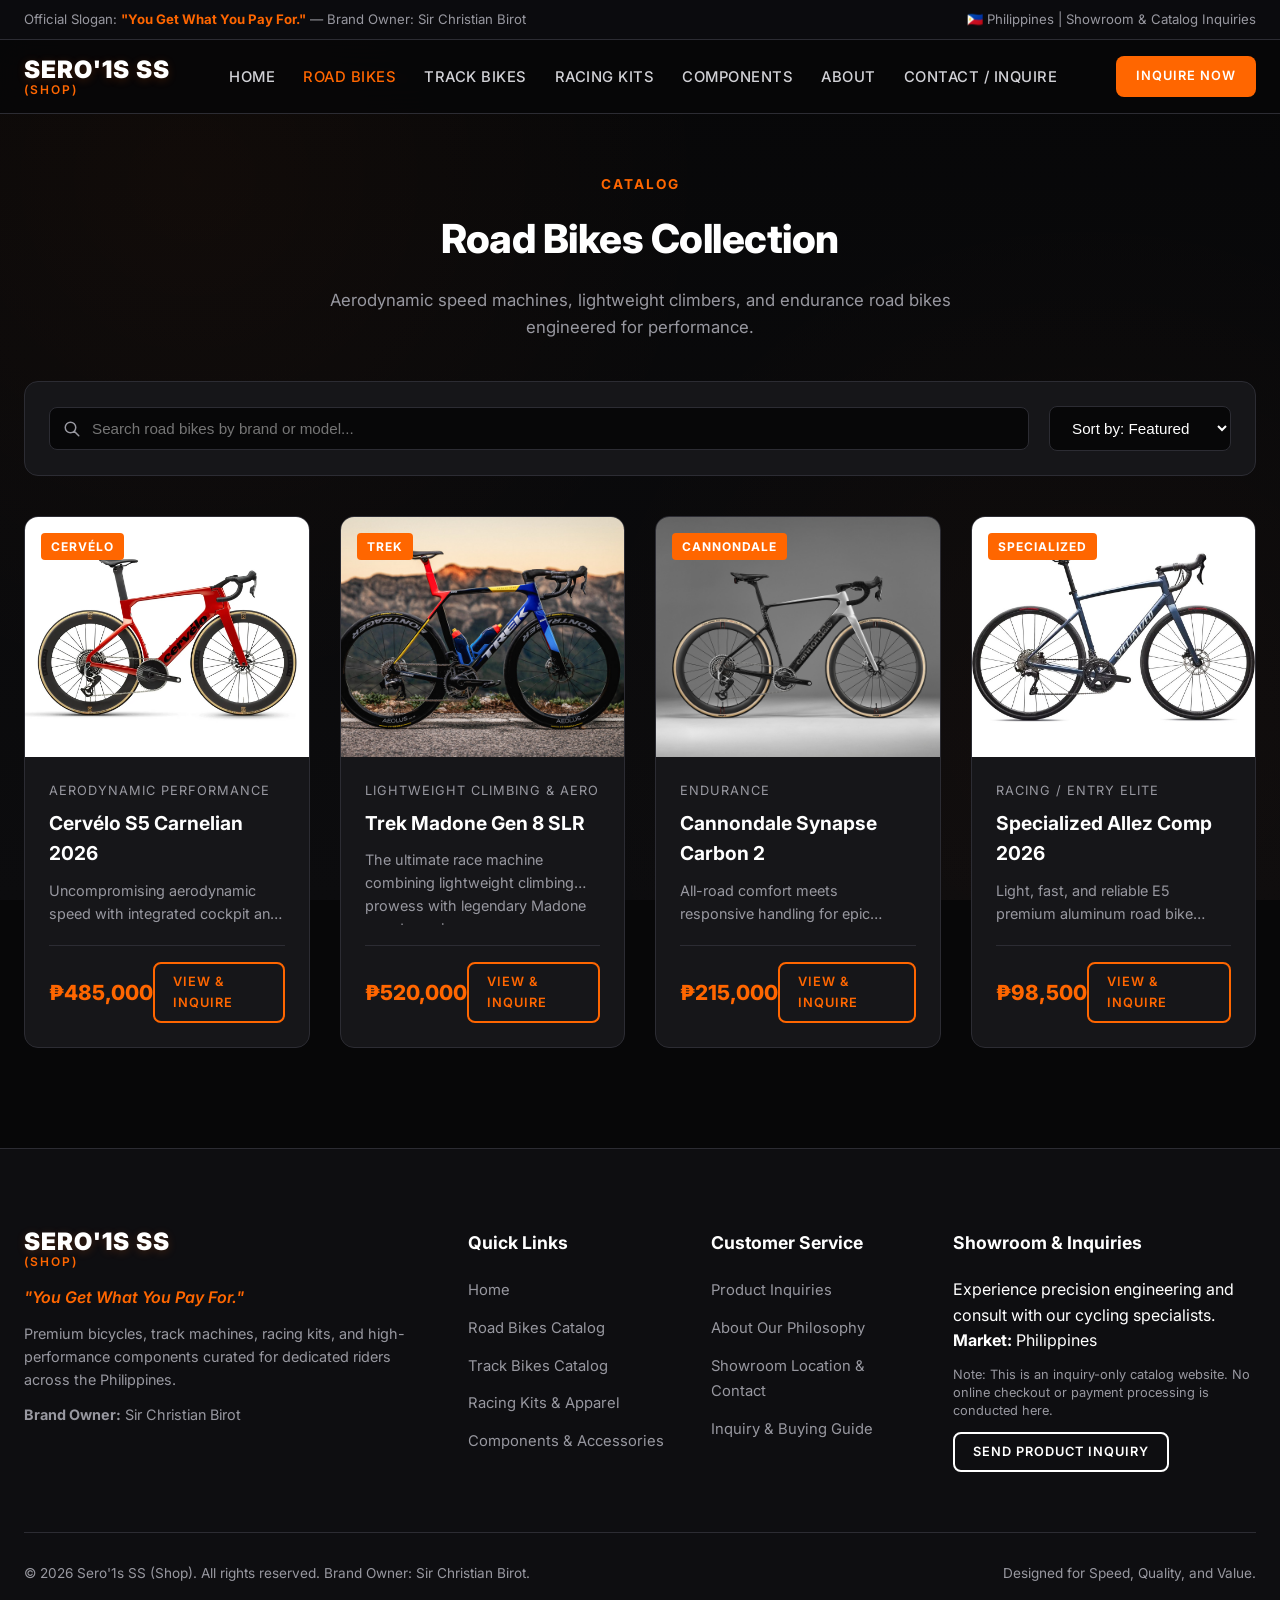
<file: road-bikes.html>
<!DOCTYPE html>
<html lang="en">
<head>
    <meta charset="UTF-8">
    <meta name="viewport" content="width=device-width, initial-scale=1.0">
    <title>Road Bikes Catalog | Sero'1s SS (Shop)</title>
    <meta name="description" content="Explore aerodynamic road bikes, lightweight climbers, and endurance machines at Sero'1s SS (Shop) in the Philippines.">
    <link rel="preconnect" href="https://fonts.googleapis.com">
    <link rel="preconnect" href="https://fonts.gstatic.com" crossorigin>
    <link href="https://fonts.googleapis.com/css2?family=Inter:wght@300;400;500;600;700;800;900&display=swap" rel="stylesheet">
    <link rel="stylesheet" href="assets/css/style.css">
</head>
<body>
    <div class="announcement-bar">
        <div class="container flex-between">
            <span>Official Slogan: <strong>"You Get What You Pay For."</strong> — Brand Owner: Sir Christian Birot</span>
            <span>🇵🇭 Philippines | Showroom & Catalog Inquiries</span>
        </div>
    </div>

    <header class="site-header">
        <div class="container flex-between">
            <a href="index.html" class="brand-logo">
                <span class="brand-name">SERO'1S SS</span>
                <span class="brand-sub">(SHOP)</span>
            </a>

            <nav class="main-nav" id="mainNav">
                <ul>
                    <li><a href="index.html">Home</a></li>
                    <li><a href="road-bikes.html" class="active">Road Bikes</a></li>
                    <li><a href="track-bikes.html">Track Bikes</a></li>
                    <li><a href="racing-kits.html">Racing Kits</a></li>
                    <li><a href="components.html">Components</a></li>
                    <li><a href="about.html">About</a></li>
                    <li><a href="contact.html">Contact / Inquire</a></li>
                </ul>
            </nav>

            <div class="header-actions">
                <a href="contact.html" class="btn btn-primary btn-sm">Inquire Now</a>
                <button class="mobile-menu-toggle" id="mobileMenuToggle" aria-label="Toggle Navigation">
                    <span></span>
                    <span></span>
                    <span></span>
                </button>
            </div>
        </div>
    </header>

    <main class="site-main">
        <div class="container" style="padding: 60px 24px 20px 24px;">
            <div class="section-header" style="margin-bottom: 40px;">
                <span class="section-tag">Catalog</span>
                <h1 class="section-title">Road Bikes Collection</h1>
                <p class="section-desc">Aerodynamic speed machines, lightweight climbers, and endurance road bikes engineered for performance.</p>
            </div>

            <div class="catalog-toolbar">
                <div class="search-box">
                    <svg xmlns="http://www.w3.org/2000/svg" fill="none" viewBox="0 0 24 24" stroke="currentColor">
                      <path stroke-linecap="round" stroke-linejoin="round" stroke-width="2" d="M21 21l-6-6m2-5a7 7 0 11-14 0 7 7 0 0114 0z" />
                    </svg>
                    <input type="text" id="catalogSearch" placeholder="Search road bikes by brand or model...">
                </div>
                <div class="filter-group">
                    <select id="sortSelect" class="filter-select">
                        <option value="default">Sort by: Featured</option>
                        <option value="price-low">Price: Low to High</option>
                        <option value="price-high">Price: High to Low</option>
                        <option value="name">Alphabetical (A-Z)</option>
                    </select>
                </div>
            </div>

            <div class="products-grid" id="productsGrid" data-category="road-bikes">
                <!-- Rendered via JS -->
            </div>

            <div id="noResultsMsg" style="display: none; text-align: center; padding: 60px; color: var(--gray-mid);">
                <h3>No road bikes found matching your search.</h3>
                <p>Try adjusting your search keywords or clear the filter.</p>
            </div>
        </div>
        <div style="height: 80px;"></div>
    </main>

    <footer class="site-footer">
        <div class="container">
            <div class="footer-grid">
                <div class="footer-col">
                    <div class="brand-logo footer-logo">
                        <span class="brand-name">SERO'1S SS</span>
                        <span class="brand-sub">(SHOP)</span>
                    </div>
                    <p class="footer-slogan">"You Get What You Pay For."</p>
                    <p class="footer-desc">Premium bicycles, track machines, racing kits, and high-performance components curated for dedicated riders across the Philippines.</p>
                    <p class="footer-owner"><strong>Brand Owner:</strong> Sir Christian Birot</p>
                </div>
                <div class="footer-col">
                    <h3>Quick Links</h3>
                    <ul>
                        <li><a href="index.html">Home</a></li>
                        <li><a href="road-bikes.html">Road Bikes Catalog</a></li>
                        <li><a href="track-bikes.html">Track Bikes Catalog</a></li>
                        <li><a href="racing-kits.html">Racing Kits & Apparel</a></li>
                        <li><a href="components.html">Components & Accessories</a></li>
                    </ul>
                </div>
                <div class="footer-col">
                    <h3>Customer Service</h3>
                    <ul>
                        <li><a href="contact.html">Product Inquiries</a></li>
                        <li><a href="about.html">About Our Philosophy</a></li>
                        <li><a href="contact.html">Showroom Location & Contact</a></li>
                        <li><a href="about.html#faq">Inquiry & Buying Guide</a></li>
                    </ul>
                </div>
                <div class="footer-col">
                    <h3>Showroom & Inquiries</h3>
                    <p>Experience precision engineering and consult with our cycling specialists.</p>
                    <p><strong>Market:</strong> Philippines</p>
                    <p class="footer-note">Note: This is an inquiry-only catalog website. No online checkout or payment processing is conducted here.</p>
                    <a href="contact.html" class="btn btn-outline btn-sm mt-3">Send Product Inquiry</a>
                </div>
            </div>
            <div class="footer-bottom flex-between">
                <p>&copy; <span id="currentYear"></span> Sero'1s SS (Shop). All rights reserved. Brand Owner: Sir Christian Birot.</p>
                <p>Designed for Speed, Quality, and Value.</p>
            </div>
        </div>
    </footer>
    <script src="assets/js/products.js"></script>
    <script src="assets/js/main.js"></script>
    <script>
        document.getElementById('currentYear').textContent = new Date().getFullYear();
    </script>
</body>
</html>
</file>
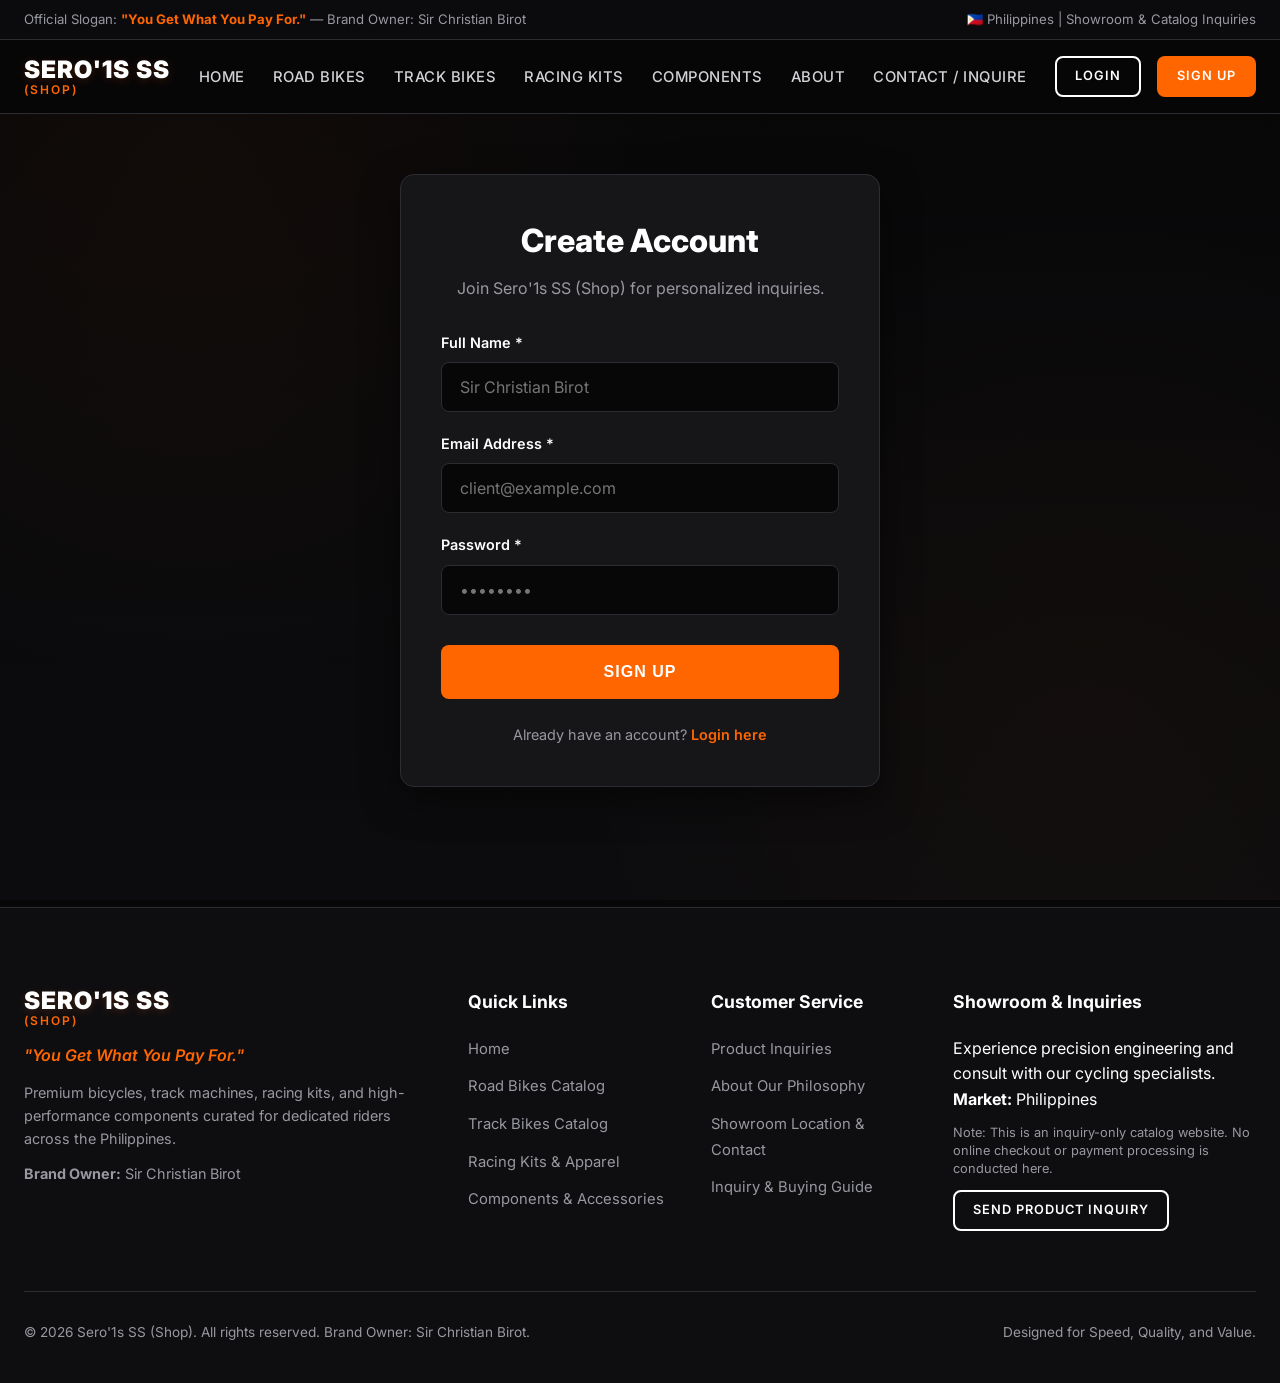
<file: signup.html>
<!DOCTYPE html>
<html lang="en">
<head>
    <meta charset="UTF-8">
    <meta name="viewport" content="width=device-width, initial-scale=1.0">
    <title>Sign Up | Sero'1s SS (Shop)</title>
    <meta name="description" content="Create a customer account at Sero'1s SS (Shop) in the Philippines.">
    <link rel="preconnect" href="https://fonts.googleapis.com">
    <link rel="preconnect" href="https://fonts.gstatic.com" crossorigin>
    <link href="https://fonts.googleapis.com/css2?family=Inter:wght@300;400;500;600;700;800;900&display=swap" rel="stylesheet">
    <link rel="stylesheet" href="assets/css/style.css">
</head>
<body>
    <div class="announcement-bar">
        <div class="container flex-between">
            <span>Official Slogan: <strong>"You Get What You Pay For."</strong> — Brand Owner: Sir Christian Birot</span>
            <span>🇵🇭 Philippines | Showroom & Catalog Inquiries</span>
        </div>
    </div>

    <header class="site-header">
        <div class="container flex-between">
            <a href="index.html" class="brand-logo">
                <span class="brand-name">SERO'1S SS</span>
                <span class="brand-sub">(SHOP)</span>
            </a>

            <nav class="main-nav" id="mainNav">
                <ul>
                    <li><a href="index.html">Home</a></li>
                    <li><a href="road-bikes.html">Road Bikes</a></li>
                    <li><a href="track-bikes.html">Track Bikes</a></li>
                    <li><a href="racing-kits.html">Racing Kits</a></li>
                    <li><a href="components.html">Components</a></li>
                    <li><a href="about.html">About</a></li>
                    <li><a href="contact.html">Contact / Inquire</a></li>
                </ul>
            </nav>

            <div class="header-actions">
                <a href="login.html" class="btn btn-outline btn-sm">Login</a>
                <a href="signup.html" class="btn btn-primary btn-sm">Sign Up</a>
                <button class="mobile-menu-toggle" id="mobileMenuToggle" aria-label="Toggle Navigation">
                    <span></span>
                    <span></span>
                    <span></span>
                </button>
            </div>
        </div>
    </header>

    <main class="site-main">
        <div class="container">
            <div class="auth-card">
                <h1>Create Account</h1>
                <p>Join Sero'1s SS (Shop) for personalized inquiries.</p>

                <div id="signupAlert" style="display: none;" class="alert"></div>

                <form id="signupForm">
                    <div class="form-group">
                        <label class="form-label" for="fullname">Full Name *</label>
                        <input type="text" id="fullname" name="fullname" class="form-control" required placeholder="Sir Christian Birot">
                    </div>
                    <div class="form-group">
                        <label class="form-label" for="email">Email Address *</label>
                        <input type="email" id="email" name="email" class="form-control" required placeholder="client@example.com">
                    </div>
                    <div class="form-group">
                        <label class="form-label" for="password">Password *</label>
                        <input type="password" id="password" name="password" class="form-control" required placeholder="••••••••">
                    </div>
                    <button type="submit" class="btn btn-primary btn-lg" style="width: 100%; margin-top: 10px;">Sign Up</button>
                </form>

                <div class="auth-footer-text">
                    Already have an account? <a href="login.html">Login here</a>
                </div>
            </div>
        </div>
        <div style="height: 60px;"></div>
    </main>

    <footer class="site-footer">
        <div class="container">
            <div class="footer-grid">
                <div class="footer-col">
                    <div class="brand-logo footer-logo">
                        <span class="brand-name">SERO'1S SS</span>
                        <span class="brand-sub">(SHOP)</span>
                    </div>
                    <p class="footer-slogan">"You Get What You Pay For."</p>
                    <p class="footer-desc">Premium bicycles, track machines, racing kits, and high-performance components curated for dedicated riders across the Philippines.</p>
                    <p class="footer-owner"><strong>Brand Owner:</strong> Sir Christian Birot</p>
                </div>
                <div class="footer-col">
                    <h3>Quick Links</h3>
                    <ul>
                        <li><a href="index.html">Home</a></li>
                        <li><a href="road-bikes.html">Road Bikes Catalog</a></li>
                        <li><a href="track-bikes.html">Track Bikes Catalog</a></li>
                        <li><a href="racing-kits.html">Racing Kits & Apparel</a></li>
                        <li><a href="components.html">Components & Accessories</a></li>
                    </ul>
                </div>
                <div class="footer-col">
                    <h3>Customer Service</h3>
                    <ul>
                        <li><a href="contact.html">Product Inquiries</a></li>
                        <li><a href="about.html">About Our Philosophy</a></li>
                        <li><a href="contact.html">Showroom Location & Contact</a></li>
                        <li><a href="about.html#faq">Inquiry & Buying Guide</a></li>
                    </ul>
                </div>
                <div class="footer-col">
                    <h3>Showroom & Inquiries</h3>
                    <p>Experience precision engineering and consult with our cycling specialists.</p>
                    <p><strong>Market:</strong> Philippines</p>
                    <p class="footer-note">Note: This is an inquiry-only catalog website. No online checkout or payment processing is conducted here.</p>
                    <a href="contact.html" class="btn btn-outline btn-sm mt-3">Send Product Inquiry</a>
                </div>
            </div>
            <div class="footer-bottom flex-between">
                <p>&copy; <span id="currentYear"></span> Sero'1s SS (Shop). All rights reserved. Brand Owner: Sir Christian Birot.</p>
                <p>Designed for Speed, Quality, and Value.</p>
            </div>
        </div>
    </footer>
    <script src="assets/js/products.js"></script>
    <script src="assets/js/main.js"></script>
    <script>
        document.getElementById('currentYear').textContent = new Date().getFullYear();

        const signupForm = document.getElementById('signupForm');
        if (signupForm) {
            signupForm.addEventListener('submit', (e) => {
                e.preventDefault();
                const name = document.getElementById('fullname').value.trim();
                const email = document.getElementById('email').value.trim();
                const password = document.getElementById('password').value.trim();
                const alertBox = document.getElementById('signupAlert');

                if (!name || !email || !password) {
                    alertBox.className = 'alert alert-error';
                    alertBox.textContent = 'Please fill in all required fields.';
                    alertBox.style.display = 'block';
                    return;
                }

                // Save user to localStorage
                const user = { name, email };
                localStorage.setItem('sero_user', JSON.stringify(user));

                alertBox.className = 'alert alert-success';
                alertBox.textContent = 'Account created successfully! Redirecting...';
                alertBox.style.display = 'block';

                setTimeout(() => {
                    window.location.href = 'index.html';
                }, 1200);
            });
        }
    </script>
</body>
</html>
</file>
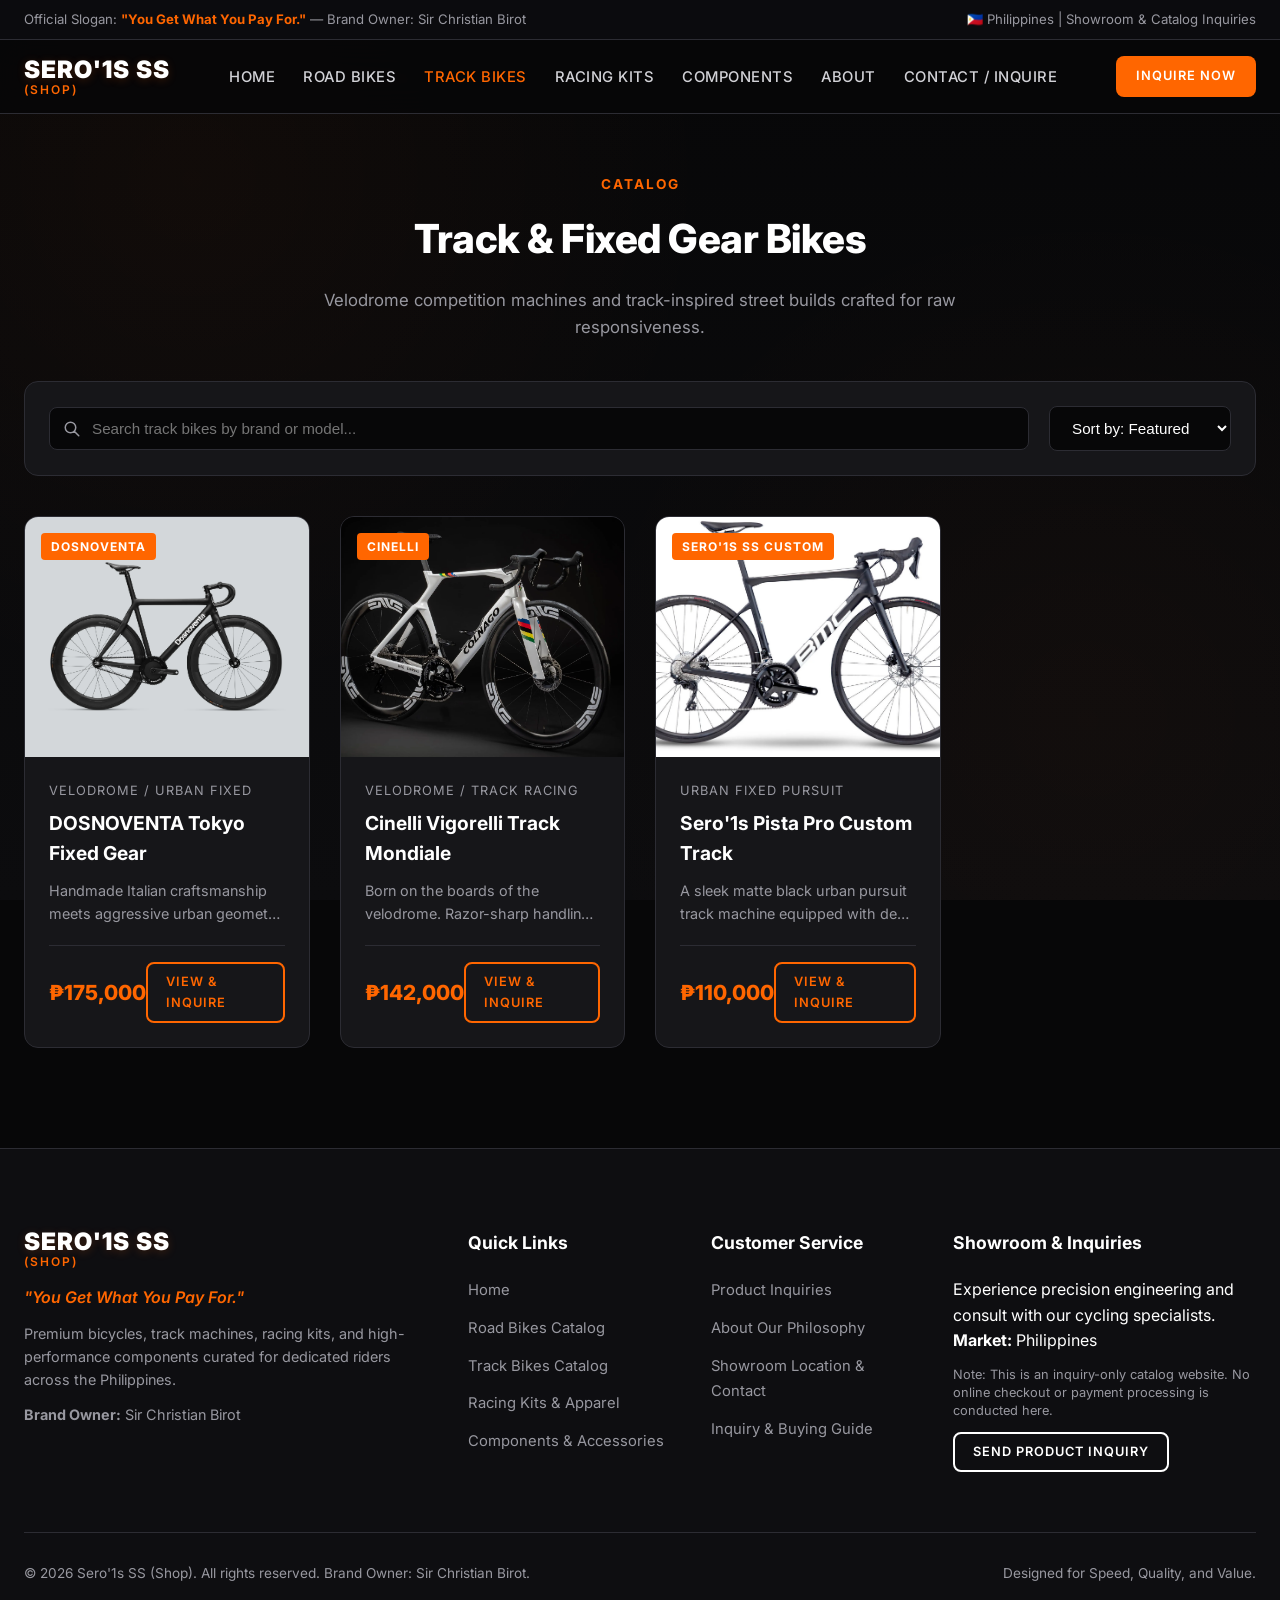
<file: track-bikes.html>
<!DOCTYPE html>
<html lang="en">
<head>
    <meta charset="UTF-8">
    <meta name="viewport" content="width=device-width, initial-scale=1.0">
    <title>Track Bikes Catalog | Sero'1s SS (Shop)</title>
    <meta name="description" content="Velodrome track bikes and fixed-gear urban builds at Sero'1s SS (Shop) in the Philippines.">
    <link rel="preconnect" href="https://fonts.googleapis.com">
    <link rel="preconnect" href="https://fonts.gstatic.com" crossorigin>
    <link href="https://fonts.googleapis.com/css2?family=Inter:wght@300;400;500;600;700;800;900&display=swap" rel="stylesheet">
    <link rel="stylesheet" href="assets/css/style.css">
</head>
<body>
    <div class="announcement-bar">
        <div class="container flex-between">
            <span>Official Slogan: <strong>"You Get What You Pay For."</strong> — Brand Owner: Sir Christian Birot</span>
            <span>🇵🇭 Philippines | Showroom & Catalog Inquiries</span>
        </div>
    </div>

    <header class="site-header">
        <div class="container flex-between">
            <a href="index.html" class="brand-logo">
                <span class="brand-name">SERO'1S SS</span>
                <span class="brand-sub">(SHOP)</span>
            </a>

            <nav class="main-nav" id="mainNav">
                <ul>
                    <li><a href="index.html">Home</a></li>
                    <li><a href="road-bikes.html">Road Bikes</a></li>
                    <li><a href="track-bikes.html" class="active">Track Bikes</a></li>
                    <li><a href="racing-kits.html">Racing Kits</a></li>
                    <li><a href="components.html">Components</a></li>
                    <li><a href="about.html">About</a></li>
                    <li><a href="contact.html">Contact / Inquire</a></li>
                </ul>
            </nav>

            <div class="header-actions">
                <a href="contact.html" class="btn btn-primary btn-sm">Inquire Now</a>
                <button class="mobile-menu-toggle" id="mobileMenuToggle" aria-label="Toggle Navigation">
                    <span></span>
                    <span></span>
                    <span></span>
                </button>
            </div>
        </div>
    </header>

    <main class="site-main">
        <div class="container" style="padding: 60px 24px 20px 24px;">
            <div class="section-header" style="margin-bottom: 40px;">
                <span class="section-tag">Catalog</span>
                <h1 class="section-title">Track & Fixed Gear Bikes</h1>
                <p class="section-desc">Velodrome competition machines and track-inspired street builds crafted for raw responsiveness.</p>
            </div>

            <div class="catalog-toolbar">
                <div class="search-box">
                    <svg xmlns="http://www.w3.org/2000/svg" fill="none" viewBox="0 0 24 24" stroke="currentColor">
                      <path stroke-linecap="round" stroke-linejoin="round" stroke-width="2" d="M21 21l-6-6m2-5a7 7 0 11-14 0 7 7 0 0114 0z" />
                    </svg>
                    <input type="text" id="catalogSearch" placeholder="Search track bikes by brand or model...">
                </div>
                <div class="filter-group">
                    <select id="sortSelect" class="filter-select">
                        <option value="default">Sort by: Featured</option>
                        <option value="price-low">Price: Low to High</option>
                        <option value="price-high">Price: High to Low</option>
                        <option value="name">Alphabetical (A-Z)</option>
                    </select>
                </div>
            </div>

            <div class="products-grid" id="productsGrid" data-category="track-bikes">
                <!-- Rendered via JS -->
            </div>

            <div id="noResultsMsg" style="display: none; text-align: center; padding: 60px; color: var(--gray-mid);">
                <h3>No track bikes found matching your search.</h3>
            </div>
        </div>
        <div style="height: 80px;"></div>
    </main>

    <footer class="site-footer">
        <div class="container">
            <div class="footer-grid">
                <div class="footer-col">
                    <div class="brand-logo footer-logo">
                        <span class="brand-name">SERO'1S SS</span>
                        <span class="brand-sub">(SHOP)</span>
                    </div>
                    <p class="footer-slogan">"You Get What You Pay For."</p>
                    <p class="footer-desc">Premium bicycles, track machines, racing kits, and high-performance components curated for dedicated riders across the Philippines.</p>
                    <p class="footer-owner"><strong>Brand Owner:</strong> Sir Christian Birot</p>
                </div>
                <div class="footer-col">
                    <h3>Quick Links</h3>
                    <ul>
                        <li><a href="index.html">Home</a></li>
                        <li><a href="road-bikes.html">Road Bikes Catalog</a></li>
                        <li><a href="track-bikes.html">Track Bikes Catalog</a></li>
                        <li><a href="racing-kits.html">Racing Kits & Apparel</a></li>
                        <li><a href="components.html">Components & Accessories</a></li>
                    </ul>
                </div>
                <div class="footer-col">
                    <h3>Customer Service</h3>
                    <ul>
                        <li><a href="contact.html">Product Inquiries</a></li>
                        <li><a href="about.html">About Our Philosophy</a></li>
                        <li><a href="contact.html">Showroom Location & Contact</a></li>
                        <li><a href="about.html#faq">Inquiry & Buying Guide</a></li>
                    </ul>
                </div>
                <div class="footer-col">
                    <h3>Showroom & Inquiries</h3>
                    <p>Experience precision engineering and consult with our cycling specialists.</p>
                    <p><strong>Market:</strong> Philippines</p>
                    <p class="footer-note">Note: This is an inquiry-only catalog website. No online checkout or payment processing is conducted here.</p>
                    <a href="contact.html" class="btn btn-outline btn-sm mt-3">Send Product Inquiry</a>
                </div>
            </div>
            <div class="footer-bottom flex-between">
                <p>&copy; <span id="currentYear"></span> Sero'1s SS (Shop). All rights reserved. Brand Owner: Sir Christian Birot.</p>
                <p>Designed for Speed, Quality, and Value.</p>
            </div>
        </div>
    </footer>
    <script src="assets/js/products.js"></script>
    <script src="assets/js/main.js"></script>
    <script>
        document.getElementById('currentYear').textContent = new Date().getFullYear();
    </script>
</body>
</html>
</file>
<file: assets/css/style.css>
/* ================================================================= major styles */
/* Sero'1s SS (Shop) - Premium Cycling Brand Stylesheet */
/* Brand Owner: Sir Christian Birot */
/* Slogan: "You Get What You Pay For." */

:root {
    --primary: #ff6600;
    --primary-hover: #e55c00;
    --accent: #ff8533;
    --dark: #070708;
    --dark-surface: #0e0e11;
    --charcoal: #161619;
    --charcoal-light: #222227;
    --gray-dark: #2a2a30;
    --gray-mid: #9898a0;
    --gray-light: #f2f2f7;
    --white: #ffffff;
    --border-color: #2c2c33;
    --border-light: #e5e5ea;
    --transition: all 0.25s cubic-bezier(0.4, 0, 0.2, 1);
    --shadow: 0 12px 36px rgba(0, 0, 0, 0.5);
    --shadow-sm: 0 4px 16px rgba(0, 0, 0, 0.3);
    --radius: 8px;
    --radius-lg: 14px;
}

* {
    box-sizing: border-box;
    margin: 0;
    padding: 0;
}

body {
    font-family: 'Inter', -apple-system, BlinkMacSystemFont, "Segoe UI", Roboto, Oxygen, Ubuntu, Cantarell, sans-serif;
    background-color: var(--dark);
    background-image: 
        radial-gradient(circle at 15% 20%, rgba(255, 102, 0, 0.04) 0%, transparent 40%),
        radial-gradient(circle at 85% 80%, rgba(255, 102, 0, 0.03) 0%, transparent 40%),
        linear-gradient(180deg, #070708 0%, #0c0c0e 100%);
    background-attachment: fixed;
    color: var(--white);
    line-height: 1.6;
    overflow-x: hidden;
}

a {
    color: inherit;
    text-decoration: none;
    transition: var(--transition);
}

ul {
    list-style: none;
}

img {
    max-width: 100%;
    height: auto;
    display: block;
}

.container {
    width: 100%;
    max-width: 1280px;
    margin: 0 auto;
    padding: 0 24px;
}

.flex-between {
    display: flex;
    align-items: center;
    justify-content: space-between;
}

/* Announcement Bar */
.announcement-bar {
    background-color: #0b0b0e;
    color: var(--gray-mid);
    font-size: 0.825rem;
    padding: 9px 0;
    border-bottom: 1px solid var(--border-color);
}

.announcement-bar strong {
    color: var(--primary);
}

/* Header & Navigation */
.site-header {
    background-color: rgba(7, 7, 8, 0.92);
    backdrop-filter: blur(16px);
    position: sticky;
    top: 0;
    z-index: 1000;
    border-bottom: 1px solid var(--border-color);
    padding: 16px 0;
}

.brand-logo {
    display: flex;
    flex-direction: column;
    line-height: 1.1;
}

.brand-name {
    font-size: 1.5rem;
    font-weight: 900;
    letter-spacing: 1px;
    color: var(--white);
    text-shadow: 0 2px 10px rgba(255, 102, 0, 0.2);
}

.brand-sub {
    font-size: 0.75rem;
    font-weight: 600;
    letter-spacing: 2px;
    color: var(--primary);
}

.main-nav ul {
    display: flex;
    gap: 28px;
    align-items: center;
}

.main-nav a {
    font-size: 0.925rem;
    font-weight: 500;
    color: #d1d1d6;
    text-transform: uppercase;
    letter-spacing: 0.5px;
}

.main-nav a:hover,
.main-nav a.active {
    color: var(--primary);
}

.header-actions {
    display: flex;
    align-items: center;
    gap: 16px;
}

.user-greeting {
    font-size: 0.85rem;
    color: var(--primary);
    font-weight: 600;
}

.mobile-menu-toggle {
    display: none;
    background: none;
    border: none;
    cursor: pointer;
    flex-direction: column;
    gap: 6px;
    padding: 4px;
}

.mobile-menu-toggle span {
    display: block;
    width: 26px;
    height: 2px;
    background-color: var(--white);
    transition: var(--transition);
}

/* Buttons */
.btn {
    display: inline-flex;
    align-items: center;
    justify-content: center;
    font-weight: 600;
    padding: 12px 28px;
    border-radius: var(--radius);
    cursor: pointer;
    text-transform: uppercase;
    letter-spacing: 1px;
    font-size: 0.875rem;
    transition: var(--transition);
    border: 2px solid transparent;
}

.btn-primary {
    background-color: var(--primary);
    color: var(--white);
}

.btn-primary:hover {
    background-color: var(--primary-hover);
    transform: translateY(-2px);
    box-shadow: 0 6px 20px rgba(255, 102, 0, 0.4);
}

.btn-outline {
    background-color: transparent;
    border-color: var(--white);
    color: var(--white);
}

.btn-outline:hover {
    background-color: var(--white);
    color: var(--dark);
    transform: translateY(-2px);
}

.btn-outline-orange {
    background-color: transparent;
    border-color: var(--primary);
    color: var(--primary);
}

.btn-outline-orange:hover {
    background-color: var(--primary);
    color: var(--white);
}

.btn-sm {
    padding: 8px 18px;
    font-size: 0.8rem;
}

.btn-lg {
    padding: 16px 36px;
    font-size: 1rem;
}

/* Hero Section */
.hero-section {
    position: relative;
    min-height: 85vh;
    display: flex;
    align-items: center;
    background: linear-gradient(135deg, rgba(7,7,8,0.88) 0%, rgba(14,14,17,0.75) 100%), url('assets/images/Cervelo-S5-Carnelian-2026-SRAM-Force-AXS-1.webp') no-repeat center center/cover;
    padding: 80px 0;
    border-bottom: 1px solid var(--border-color);
}

.hero-content {
    max-width: 750px;
}

.hero-badge {
    display: inline-block;
    background-color: rgba(255, 102, 0, 0.15);
    color: var(--primary);
    border: 1px solid rgba(255, 102, 0, 0.3);
    padding: 6px 14px;
    border-radius: 20px;
    font-size: 0.825rem;
    font-weight: 700;
    text-transform: uppercase;
    letter-spacing: 1.5px;
    margin-bottom: 24px;
}

.hero-title {
    font-size: 3.8rem;
    font-weight: 900;
    line-height: 1.1;
    margin-bottom: 20px;
    letter-spacing: -1px;
}

.hero-title span {
    color: var(--primary);
}

.hero-subtitle {
    font-size: 1.2rem;
    color: #d1d1d6;
    margin-bottom: 32px;
    max-width: 600px;
}

.hero-slogan-box {
    border-left: 4px solid var(--primary);
    padding-left: 16px;
    margin-bottom: 36px;
    font-style: italic;
    font-size: 1.1rem;
    color: #f2f2f7;
    background: rgba(255, 102, 0, 0.05);
    padding-top: 8px;
    padding-bottom: 8px;
    border-radius: 0 var(--radius) var(--radius) 0;
}

.hero-buttons {
    display: flex;
    gap: 16px;
    flex-wrap: wrap;
}

/* Section Header */
.section-header {
    text-align: center;
    max-width: 700px;
    margin: 0 auto 60px auto;
}

.section-tag {
    color: var(--primary);
    font-size: 0.85rem;
    font-weight: 700;
    text-transform: uppercase;
    letter-spacing: 2px;
    margin-bottom: 12px;
    display: block;
}

.section-title {
    font-size: 2.5rem;
    font-weight: 800;
    letter-spacing: -0.5px;
    margin-bottom: 16px;
}

.section-desc {
    color: var(--gray-mid);
    font-size: 1.05rem;
}

/* Sections General */
section {
    padding: 100px 0;
}

.bg-darker {
    background-color: var(--dark-surface);
    border-top: 1px solid var(--border-color);
    border-bottom: 1px solid var(--border-color);
}

/* Categories Grid */
.categories-grid {
    display: grid;
    grid-template-columns: repeat(auto-fit, minmax(280px, 1fr));
    gap: 30px;
}

.category-card {
    position: relative;
    border-radius: var(--radius-lg);
    overflow: hidden;
    height: 380px;
    box-shadow: var(--shadow);
    border: 1px solid var(--border-color);
}

.category-card img {
    width: 100%;
    height: 100%;
    object-fit: cover;
    transition: transform 0.5s ease;
}

.category-card:hover img {
    transform: scale(1.06);
}

.category-overlay {
    position: absolute;
    inset: 0;
    background: linear-gradient(to top, rgba(10,10,12,0.95) 0%, rgba(10,10,12,0.3) 60%, transparent 100%);
    display: flex;
    flex-direction: column;
    justify-content: flex-end;
    padding: 30px;
}

.category-overlay h3 {
    font-size: 1.5rem;
    font-weight: 700;
    margin-bottom: 8px;
}

.category-overlay p {
    color: var(--gray-mid);
    font-size: 0.9rem;
    margin-bottom: 16px;
}

/* Product Cards Grid */
.products-grid {
    display: grid;
    grid-template-columns: repeat(auto-fill, minmax(280px, 1fr));
    gap: 30px;
}

.product-card {
    background-color: var(--charcoal);
    border-radius: var(--radius-lg);
    overflow: hidden;
    border: 1px solid var(--border-color);
    transition: var(--transition);
    display: flex;
    flex-direction: column;
}

.product-card:hover {
    transform: translateY(-6px);
    box-shadow: var(--shadow);
    border-color: var(--primary);
}

.product-image-wrap {
    position: relative;
    height: 240px;
    background-color: #121215;
    overflow: hidden;
}

.product-image-wrap img {
    width: 100%;
    height: 100%;
    object-fit: cover;
    transition: transform 0.4s ease;
}

.product-card:hover .product-image-wrap img {
    transform: scale(1.04);
}

.product-badge {
    position: absolute;
    top: 16px;
    left: 16px;
    background-color: var(--primary);
    color: var(--white);
    font-size: 0.75rem;
    font-weight: 700;
    padding: 4px 10px;
    border-radius: 4px;
    text-transform: uppercase;
    letter-spacing: 1px;
}

.product-body {
    padding: 24px;
    display: flex;
    flex-direction: column;
    flex-grow: 1;
}

.product-brand {
    font-size: 0.8rem;
    color: var(--gray-mid);
    text-transform: uppercase;
    letter-spacing: 1px;
    margin-bottom: 6px;
}

.product-title {
    font-size: 1.2rem;
    font-weight: 700;
    margin-bottom: 10px;
}

.product-title a:hover {
    color: var(--primary);
}

.product-desc {
    color: var(--gray-mid);
    font-size: 0.9rem;
    margin-bottom: 20px;
    flex-grow: 1;
    display: -webkit-box;
    -webkit-line-clamp: 2;
    -webkit-box-orient: vertical;
    overflow: hidden;
}

.product-footer {
    display: flex;
    align-items: center;
    justify-content: space-between;
    padding-top: 16px;
    border-top: 1px solid var(--border-color);
}

.product-price {
    font-size: 1.3rem;
    font-weight: 800;
    color: var(--primary);
}

/* Philosophy Section */
.philosophy-grid {
    display: grid;
    grid-template-columns: 1fr 1fr;
    gap: 60px;
    align-items: center;
}

.philosophy-content h2 {
    font-size: 2.5rem;
    font-weight: 800;
    margin-bottom: 20px;
}

.philosophy-content p {
    color: var(--gray-mid);
    margin-bottom: 20px;
    font-size: 1.05rem;
}

.slogan-highlight {
    background-color: var(--charcoal);
    border-left: 4px solid var(--primary);
    padding: 24px;
    border-radius: 0 var(--radius) var(--radius) 0;
    margin: 30px 0;
    border-top: 1px solid var(--border-color);
    border-right: 1px solid var(--border-color);
    border-bottom: 1px solid var(--border-color);
}

.slogan-highlight h4 {
    font-size: 1.4rem;
    color: var(--primary);
    margin-bottom: 8px;
}

.philosophy-image {
    border-radius: var(--radius-lg);
    overflow: hidden;
    border: 1px solid var(--border-color);
}

/* PH Cycling Section */
.ph-cycling {
    background: linear-gradient(135deg, var(--dark-surface) 0%, var(--charcoal) 100%);
    border-top: 1px solid var(--border-color);
    border-bottom: 1px solid var(--border-color);
}

.ph-grid {
    display: grid;
    grid-template-columns: repeat(auto-fit, minmax(260px, 1fr));
    gap: 30px;
    margin-top: 40px;
}

.ph-card {
    background-color: rgba(255, 255, 255, 0.02);
    border: 1px solid var(--border-color);
    padding: 30px;
    border-radius: var(--radius-lg);
    transition: var(--transition);
}

.ph-card:hover {
    border-color: var(--primary);
    transform: translateY(-4px);
    background-color: rgba(255, 102, 0, 0.03);
}

.ph-card h3 {
    font-size: 1.2rem;
    font-weight: 700;
    margin-bottom: 12px;
    color: var(--white);
}

.ph-card p {
    color: var(--gray-mid);
    font-size: 0.925rem;
}

/* Catalog Toolbar */
.catalog-toolbar {
    background-color: var(--charcoal);
    padding: 24px;
    border-radius: var(--radius-lg);
    border: 1px solid var(--border-color);
    margin-bottom: 40px;
    display: flex;
    flex-wrap: wrap;
    gap: 20px;
    align-items: center;
    justify-content: space-between;
}

.search-box {
    flex: 1;
    min-width: 280px;
    position: relative;
}

.search-box input {
    width: 100%;
    padding: 12px 16px 12px 42px;
    background-color: var(--dark);
    border: 1px solid var(--border-color);
    border-radius: var(--radius);
    color: var(--white);
    font-size: 0.95rem;
}

.search-box input:focus {
    outline: none;
    border-color: var(--primary);
}

.search-box svg {
    position: absolute;
    left: 14px;
    top: 50%;
    transform: translateY(-50%);
    color: var(--gray-mid);
    width: 18px;
    height: 18px;
}

.filter-group {
    display: flex;
    gap: 16px;
    flex-wrap: wrap;
}

.filter-select {
    padding: 12px 18px;
    background-color: var(--dark);
    border: 1px solid var(--border-color);
    border-radius: var(--radius);
    color: var(--white);
    font-size: 0.95rem;
    cursor: pointer;
}

.filter-select:focus {
    outline: none;
    border-color: var(--primary);
}

/* Product Detail Page */
.product-detail-grid {
    display: grid;
    grid-template-columns: 1fr 1fr;
    gap: 50px;
    align-items: start;
    margin-top: 40px;
}

.product-gallery {
    border-radius: var(--radius-lg);
    overflow: hidden;
    background-color: var(--charcoal);
    border: 1px solid var(--border-color);
    position: sticky;
    top: 110px;
}

.product-gallery img {
    width: 100%;
    height: 450px;
    object-fit: cover;
}

.product-info-panel h1 {
    font-size: 2.4rem;
    font-weight: 800;
    margin-bottom: 12px;
}

.product-info-panel .price {
    font-size: 2rem;
    font-weight: 800;
    color: var(--primary);
    margin-bottom: 20px;
}

.specs-table {
    width: 100%;
    border-collapse: collapse;
    margin: 30px 0;
    background-color: var(--charcoal);
    border-radius: var(--radius);
    overflow: hidden;
    border: 1px solid var(--border-color);
}

.specs-table th, .specs-table td {
    padding: 14px 20px;
    text-align: left;
    border-bottom: 1px solid var(--border-color);
    font-size: 0.925rem;
}

.specs-table th {
    background-color: var(--gray-dark);
    color: var(--white);
    font-weight: 600;
    width: 35%;
}

.specs-table td {
    color: #d1d1d6;
}

.inquiry-box {
    background-color: var(--charcoal);
    border: 1px solid var(--primary);
    padding: 30px;
    border-radius: var(--radius-lg);
    margin-top: 30px;
}

.inquiry-box h3 {
    margin-bottom: 12px;
    font-size: 1.3rem;
}

.inquiry-box p {
    color: var(--gray-mid);
    margin-bottom: 20px;
    font-size: 0.95rem;
}

/* Forms */
.form-grid {
    display: grid;
    grid-template-columns: 1fr 1fr;
    gap: 20px;
}

.form-group {
    margin-bottom: 20px;
}

.form-group.full-width {
    grid-column: span 2;
}

.form-label {
    display: block;
    font-size: 0.9rem;
    font-weight: 600;
    margin-bottom: 8px;
    color: var(--white);
}

.form-control {
    width: 100%;
    padding: 14px 18px;
    background-color: var(--dark);
    border: 1px solid var(--border-color);
    border-radius: var(--radius);
    color: var(--white);
    font-size: 1rem;
    font-family: inherit;
    transition: var(--transition);
}

.form-control:focus {
    outline: none;
    border-color: var(--primary);
    box-shadow: 0 0 0 3px rgba(255, 102, 0, 0.2);
}

textarea.form-control {
    resize: vertical;
    min-height: 140px;
}

.alert {
    padding: 16px 20px;
    border-radius: var(--radius);
    margin-bottom: 24px;
    font-weight: 500;
}

.alert-success {
    background-color: rgba(40, 167, 69, 0.15);
    border: 1px solid #28a745;
    color: #4cd964;
}

.alert-error {
    background-color: rgba(220, 53, 69, 0.15);
    border: 1px solid #dc3545;
    color: #ff5252;
}

/* Auth Cards */
.auth-card {
    max-width: 480px;
    margin: 60px auto;
    background-color: var(--charcoal);
    padding: 40px;
    border-radius: var(--radius-lg);
    border: 1px solid var(--border-color);
    box-shadow: var(--shadow);
}

.auth-card h1 {
    font-size: 2rem;
    font-weight: 800;
    margin-bottom: 10px;
    text-align: center;
}

.auth-card p {
    text-align: center;
    color: var(--gray-mid);
    margin-bottom: 30px;
}

.auth-footer-text {
    text-align: center;
    margin-top: 24px;
    color: var(--gray-mid);
    font-size: 0.9rem;
}

.auth-footer-text a {
    color: var(--primary);
    font-weight: 600;
}

.auth-footer-text a:hover {
    text-decoration: underline;
}

/* Footer */
.site-footer {
    background-color: var(--dark-surface);
    border-top: 1px solid var(--border-color);
    padding: 80px 0 40px 0;
}

.footer-grid {
    display: grid;
    grid-template-columns: 2fr 1fr 1fr 1.5fr;
    gap: 40px;
    margin-bottom: 60px;
}

.footer-logo {
    margin-bottom: 16px;
}

.footer-slogan {
    font-style: italic;
    color: var(--primary);
    font-weight: 600;
    margin-bottom: 12px;
}

.footer-desc, .footer-owner {
    color: var(--gray-mid);
    font-size: 0.9rem;
    margin-bottom: 12px;
}

.footer-col h3 {
    font-size: 1.1rem;
    font-weight: 700;
    margin-bottom: 20px;
    color: var(--white);
}

.footer-col ul li {
    margin-bottom: 12px;
}

.footer-col ul a {
    color: var(--gray-mid);
    font-size: 0.925rem;
}

.footer-col ul a:hover {
    color: var(--primary);
}

.footer-note {
    font-size: 0.8rem;
    color: var(--gray-mid);
    margin: 12px 0;
    line-height: 1.4;
}

.footer-bottom {
    padding-top: 30px;
    border-top: 1px solid var(--border-color);
    font-size: 0.85rem;
    color: var(--gray-mid);
}

/* Responsive Design */
@media (max-width: 992px) {
    .main-nav {
        display: none;
        position: absolute;
        top: 100%;
        left: 0;
        width: 100%;
        background-color: var(--dark-surface);
        border-bottom: 1px solid var(--border-color);
        padding: 24px;
        box-shadow: var(--shadow);
    }

    .main-nav.active {
        display: block;
    }

    .main-nav ul {
        flex-direction: column;
        gap: 16px;
    }

    .mobile-menu-toggle {
        display: flex;
    }

    .hero-title {
        font-size: 2.8rem;
    }

    .philosophy-grid,
    .product-detail-grid,
    .footer-grid {
        grid-template-columns: 1fr;
        gap: 40px;
    }

    .form-grid {
        grid-template-columns: 1fr;
    }

    .form-group.full-width {
        grid-column: span 1;
    }
}
</file>
